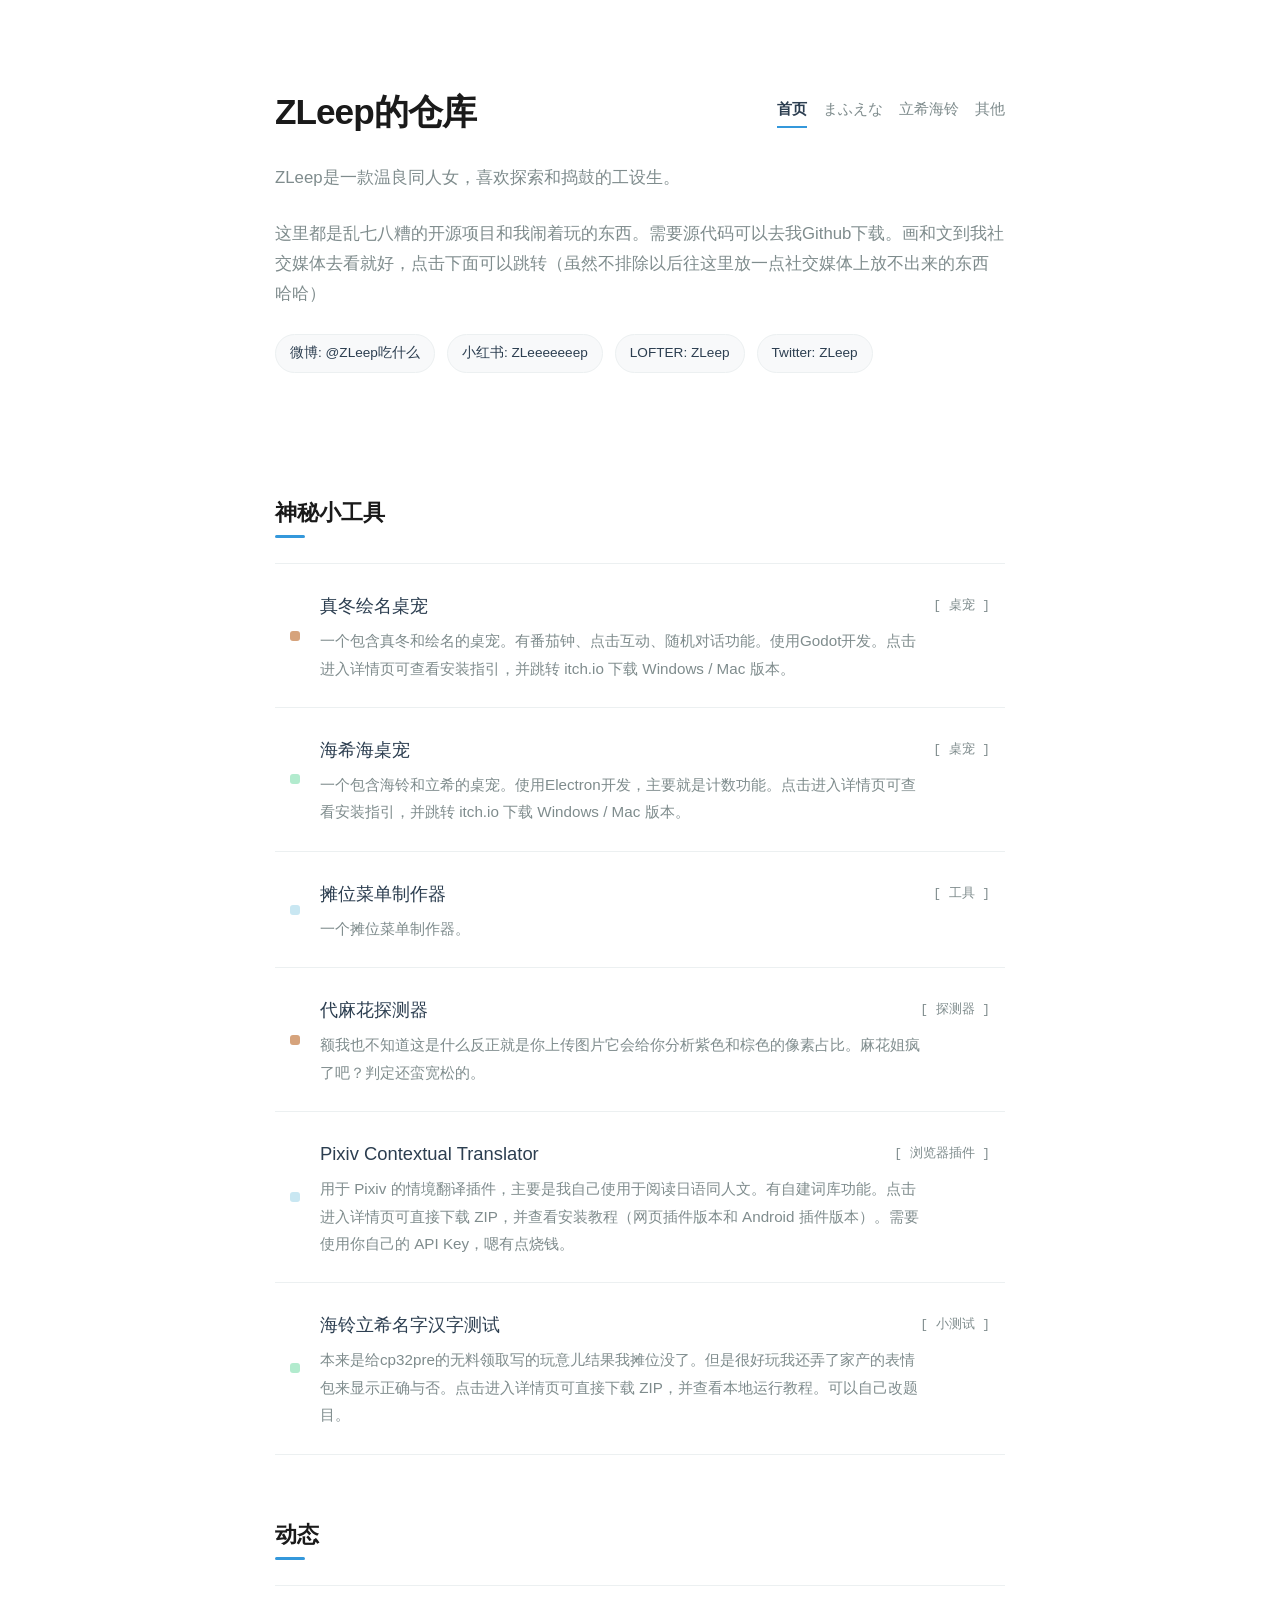
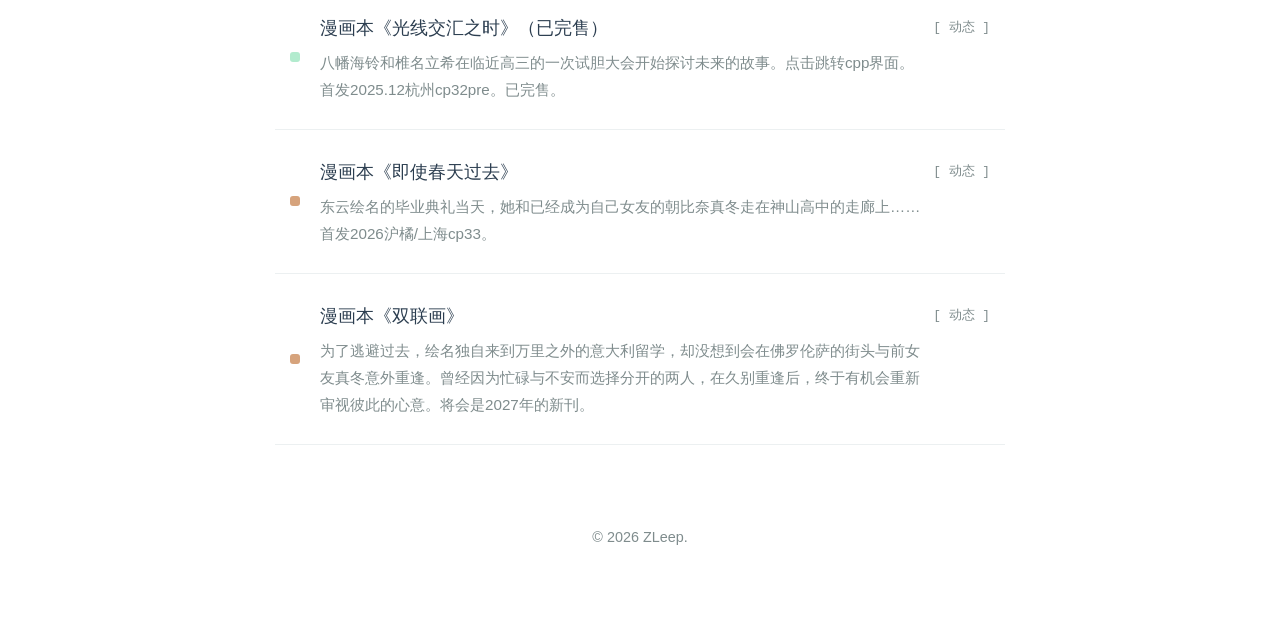
<file: index.html>
<!DOCTYPE html>
<html lang="zh-CN">
<head>
    <meta charset="UTF-8">
    <meta name="viewport" content="width=device-width, initial-scale=1.0">
    <title>ZLeep的仓库</title>
    <style>
        /* 基础变量与设计系统 */
        :root {
            --bg-color: #ffffff;
            --text-main: #2c3e50; /* 更深柔和的黑色 */
            --text-muted: #7f8c8d;
            --accent-color: #3498db; /* 友情蓝 */
            --hover-bg: #f4faff; /* 极淡的悬停蓝色 */
            --border-color: #ecf0f1;
            
            /* 项目类型颜色 */
            --tag-mfen: #d6a37c; 
            --tag-umtk: #b2ebce;
            --tag-other: #c9e7f2;
        }

        * {
            margin: 0;
            padding: 0;
            box-sizing: border-box;
        }

        body {
            font-family: -apple-system, BlinkMacSystemFont, "Helvetica Neue", "PingFang SC", "Microsoft YaHei", sans-serif;
            background-color: var(--bg-color);
            color: var(--text-main);
            line-height: 1.8; /* 增加行高，提升阅读舒适度 */
            -webkit-font-smoothing: antialiased;
        }

        /* 核心布局容器 */
        .container {
            max-width: 780px; /* 适中的宽度，不过窄也不过宽 */
            margin: 0 auto;
            padding: 80px 25px;
        }

        .header-top {
            display: flex;
            justify-content: space-between;
            align-items: center;
            gap: 20px;
            margin-bottom: 20px;
        }

        .navigator {
            display: flex;
            flex-wrap: wrap;
            gap: 16px;
        }

        .nav-link {
            text-decoration: none;
            color: var(--text-muted);
            font-size: 0.95rem;
            font-weight: 500;
            padding-bottom: 4px;
            border-bottom: 2px solid transparent;
            transition: all 0.2s ease;
        }

        .nav-link:hover {
            color: var(--text-main);
            font-weight: 600;
            border-bottom-color: #c8dff3;
        }

        .nav-link.active {
            color: var(--text-main);
            font-weight: 600;
            border-bottom-color: var(--accent-color);
        }

        /* 头部区域 */
        header {
            margin-bottom: 60px;
        }

        h1 {
            font-size: 2.2rem;
            font-weight: 700;
            margin-bottom: 0;
            letter-spacing: -1px;
            color: #1a1a1a;
        }

        .bio {
            color: var(--text-muted);
            margin-bottom: 25px;
            font-size: 1.05rem;
        }

        /* 社交媒体标签 */
        .social-links {
            display: flex;
            flex-wrap: wrap;
            gap: 12px;
        }

        .social-tag {
            font-size: 0.85rem;
            background-color: #f8f9fa;
            color: var(--text-main);
            padding: 6px 14px;
            border-radius: 20px;
            border: 1px solid var(--border-color);
            transition: all 0.2s ease;
            text-decoration: none;
            display: inline-block;
        }
        
        /* 鼠标悬停社交标签的效果 */
        .social-tag:hover {
            background-color: var(--border-color);
            transform: translateY(-1px);
        }

        /* 分区标题 */
        h2 {
            font-size: 1.4rem;
            font-weight: 600;
            margin-top: 60px;
            margin-bottom: 30px;
            color: #1a1a1a;
            position: relative;
            display: inline-block;
        }
        
        /* 标题下方的小装饰线 */
        h2::after {
            content: '';
            position: absolute;
            bottom: -5px;
            left: 0;
            width: 30px;
            height: 3px;
            background-color: var(--accent-color);
            border-radius: 2px;
        }

        /* 项目列表区域 */
        .project-list {
            border-top: 1px solid var(--border-color);
        }

        /* 单个项目行 */
        .project-item {
            display: flex;
            align-items: center;
            padding: 25px 15px;
            border-bottom: 1px solid var(--border-color);
            text-decoration: none; /* 让整个行可点击 */
            color: inherit;
            transition: all 0.3s ease; /* 平滑过渡 */
            position: relative;
        }

        /* 鼠标悬停项目行的效果：背景色变蓝，整个内容轻微右移 */
        .project-item:hover {
            background-color: var(--hover-bg);
            padding-left: 25px; /* 内容右移 */
        }

        /* 项目左侧的彩色小方块 */
        .project-status-dot {
            width: 10px;
            height: 10px;
            border-radius: 3px;
            margin-right: 20px;
            flex-shrink: 0;
        }

        /* 内容区域 */
        .project-content {
            flex-grow: 1;
        }

        .project-header {
            display: flex;
            align-items: center;
            justify-content: space-between; /* 标题和类型分居两头 */
            margin-bottom: 5px;
        }

        .project-title {
            font-size: 1.15rem;
            font-weight: 500;
            color: var(--text-main);
            transition: color 0.2s ease;
        }
        
        /* 悬停时项目标题变蓝 */
        .project-item:hover .project-title {
            color: var(--accent-color);
        }

        .project-type {
            font-size: 0.8rem;
            color: var(--text-muted);
            font-family: monospace; /* 使用等宽字体显得更“极客” */
        }

        .project-desc {
            color: var(--text-muted);
            font-size: 0.95rem;
            max-width: 90%; /* 防止描述文字过长 */
        }

        /* 不同项目类型的方块颜色 */
        .type-mfen { background-color: var(--tag-mfen); }
        .type-umtk { background-color: var(--tag-umtk); }
        .type-other { background-color: var(--tag-other); }

        /* 页脚 */
        footer {
            margin-top: 80px;
            font-size: 0.9rem;
            color: var(--text-muted);
            text-align: center;
        }

        /* 响应式调整 */
        @media (max-width: 600px) {
            .container {
                padding: 40px 20px;
            }
            .header-top {
                flex-direction: column;
                align-items: flex-start;
                gap: 10px;
            }
            .project-header {
                flex-direction: column;
                align-items: flex-start;
            }
            .project-type {
                margin-top: 2px;
                font-size: 0.75rem;
            }
        }
    </style>
</head>
<body>

    <div class="container">
        <header>
            <div class="header-top">
                <h1>ZLeep的仓库</h1>
                <nav class="navigator" aria-label="站点导航">
                    <a class="nav-link active" href="index.html">首页</a>
                    <a class="nav-link" href="mfen.html">まふえな</a>
                    <a class="nav-link" href="umtk.html">立希海铃</a>
                    <a class="nav-link" href="other.html">其他</a>
                </nav>
            </div>
            <p class="bio">ZLeep是一款温良同人女，喜欢探索和捣鼓的工设生。</p>
            <p class="bio">这里都是乱七八糟的开源项目和我闹着玩的东西。需要源代码可以去我Github下载。画和文到我社交媒体去看就好，点击下面可以跳转（虽然不排除以后往这里放一点社交媒体上放不出来的东西哈哈）</p>

            <div class="social-links">
                <a class="social-tag" href="https://weibo.com/u/3294383644" target="_blank" rel="noopener noreferrer">微博: @ZLeep吃什么</a>
                <a class="social-tag" href="https://www.xiaohongshu.com/user/profile/5f6a19b000000000010001bc" target="_blank" rel="noopener noreferrer">小红书: ZLeeeeeeep</a>
                <a class="social-tag" href="https://zleep0705.lofter.com" target="_blank" rel="noopener noreferrer">LOFTER: ZLeep</a>
                <a class="social-tag" href="https://x.com/ZLeep0705" target="_blank" rel="noopener noreferrer">Twitter: ZLeep</a>
            </div>

            
        </header>

        <main>
            <h2>神秘小工具</h2>
            
            <div class="project-list">
                <a href="pages/desktopmfen.html" class="project-item">
                    <div class="project-status-dot type-mfen" title="真冬绘名桌宠"></div>
                    <div class="project-content">
                        <div class="project-header">
                            <span class="project-title">真冬绘名桌宠</span>
                            <span class="project-type">[ 桌宠 ]</span>
                        </div>
                        <p class="project-desc">一个包含真冬和绘名的桌宠。有番茄钟、点击互动、随机对话功能。使用Godot开发。点击进入详情页可查看安装指引，并跳转 itch.io 下载 Windows / Mac 版本。</p>
                    </div>
                </a>

                <a href="pages/desktopumtk.html" class="project-item">
                    <div class="project-status-dot type-umtk" title="海希海桌宠"></div>
                    <div class="project-content">
                        <div class="project-header">
                            <span class="project-title">海希海桌宠</span>
                            <span class="project-type">[ 桌宠 ]</span>
                        </div>
                        <p class="project-desc">一个包含海铃和立希的桌宠。使用Electron开发，主要就是计数功能。点击进入详情页可查看安装指引，并跳转 itch.io 下载 Windows / Mac 版本。</p>
                    </div>
                </a>

                <a href="https://zleep75.github.io/menu-studio/" class="project-item">
                    <div class="project-status-dot type-other" title="小工具"></div>
                    <div class="project-content">
                        <div class="project-header">
                            <span class="project-title">摊位菜单制作器</span>
                            <span class="project-type">[ 工具 ]</span>
                        </div>
                        <p class="project-desc">一个摊位菜单制作器。</p>
                    </div>
                </a>

                <a href="https://dmhdhm.netlify.app" class="project-item">
                    <div class="project-status-dot type-mfen" title="代麻花探测器"></div>
                    <div class="project-content">
                        <div class="project-header">
                            <span class="project-title">代麻花探测器</span>
                            <span class="project-type">[ 探测器 ]</span>
                        </div>
                        <p class="project-desc">额我也不知道这是什么反正就是你上传图片它会给你分析紫色和棕色的像素占比。麻花姐疯了吧？判定还蛮宽松的。</p>
                    </div>
                </a>

                <a href="pages/pixiv-translator.html" class="project-item">
                    <div class="project-status-dot type-other" title="插件项目"></div>
                    <div class="project-content">
                        <div class="project-header">
                            <span class="project-title">Pixiv Contextual Translator</span>
                            <span class="project-type">[ 浏览器插件 ]</span>
                        </div>
                        <p class="project-desc">用于 Pixiv 的情境翻译插件，主要是我自己使用于阅读日语同人文。有自建词库功能。点击进入详情页可直接下载 ZIP，并查看安装教程（网页插件版本和 Android 插件版本）。需要使用你自己的 API Key，嗯有点烧钱。</p>
                    </div>
                </a>

                <a href="pages/umtk-test.html" class="project-item">
                    <div class="project-status-dot type-umtk" title="小测试"></div>
                    <div class="project-content">
                        <div class="project-header">
                            <span class="project-title">海铃立希名字汉字测试</span>
                            <span class="project-type">[ 小测试 ]</span>
                        </div>
                        <p class="project-desc">本来是给cp32pre的无料领取写的玩意儿结果我摊位没了。但是很好玩我还弄了家产的表情包来显示正确与否。点击进入详情页可直接下载 ZIP，并查看本地运行教程。可以自己改题目。</p>
                    </div>
                </a>
            </div>

            <h2>动态</h2>

            <div class="project-list">
                <a href="https://www.allcpp.cn/d/1360434.do#tabType=0" target="_blank" rel="noopener noreferrer" class="project-item">
                    <div class="project-status-dot type-umtk" title="动态"></div>
                    <div class="project-content">
                        <div class="project-header">
                            <span class="project-title">漫画本《光线交汇之时》（已完售）</span>
                            <span class="project-type">[ 动态 ]</span>
                        </div>
                        <p class="project-desc">八幡海铃和椎名立希在临近高三的一次试胆大会开始探讨未来的故事。点击跳转cpp界面。首发2025.12杭州cp32pre。已完售。</p>
                    </div>
                </a>

                <a href="https://icp.red/q8QeMPsHv" target="_blank" rel="noopener noreferrer" class="project-item">
                    <div class="project-status-dot type-mfen" title="动态"></div>
                    <div class="project-content">
                        <div class="project-header">
                            <span class="project-title">漫画本《即使春天过去》</span>
                            <span class="project-type">[ 动态 ]</span>
                        </div>
                        <p class="project-desc">东云绘名的毕业典礼当天，她和已经成为自己女友的朝比奈真冬走在神山高中的走廊上……首发2026沪橘/上海cp33。</p>
                    </div>
                </a>

                <a href="" target="_blank" rel="noopener noreferrer" class="project-item">
                    <div class="project-status-dot type-mfen" title="动态"></div>
                    <div class="project-content">
                        <div class="project-header">
                            <span class="project-title">漫画本《双联画》</span>
                            <span class="project-type">[ 动态 ]</span>
                        </div>
                        <p class="project-desc">为了逃避过去，绘名独自来到万里之外的意大利留学，却没想到会在佛罗伦萨的街头与前女友真冬意外重逢。曾经因为忙碌与不安而选择分开的两人，在久别重逢后，终于有机会重新审视彼此的心意。将会是2027年的新刊。</p>
                    </div>
                </a>

                
            </div>
        </main>

        <footer>
            <p>&copy; 2026 ZLeep.</p>
        </footer>
    </div>

</body>
</html>
</file>
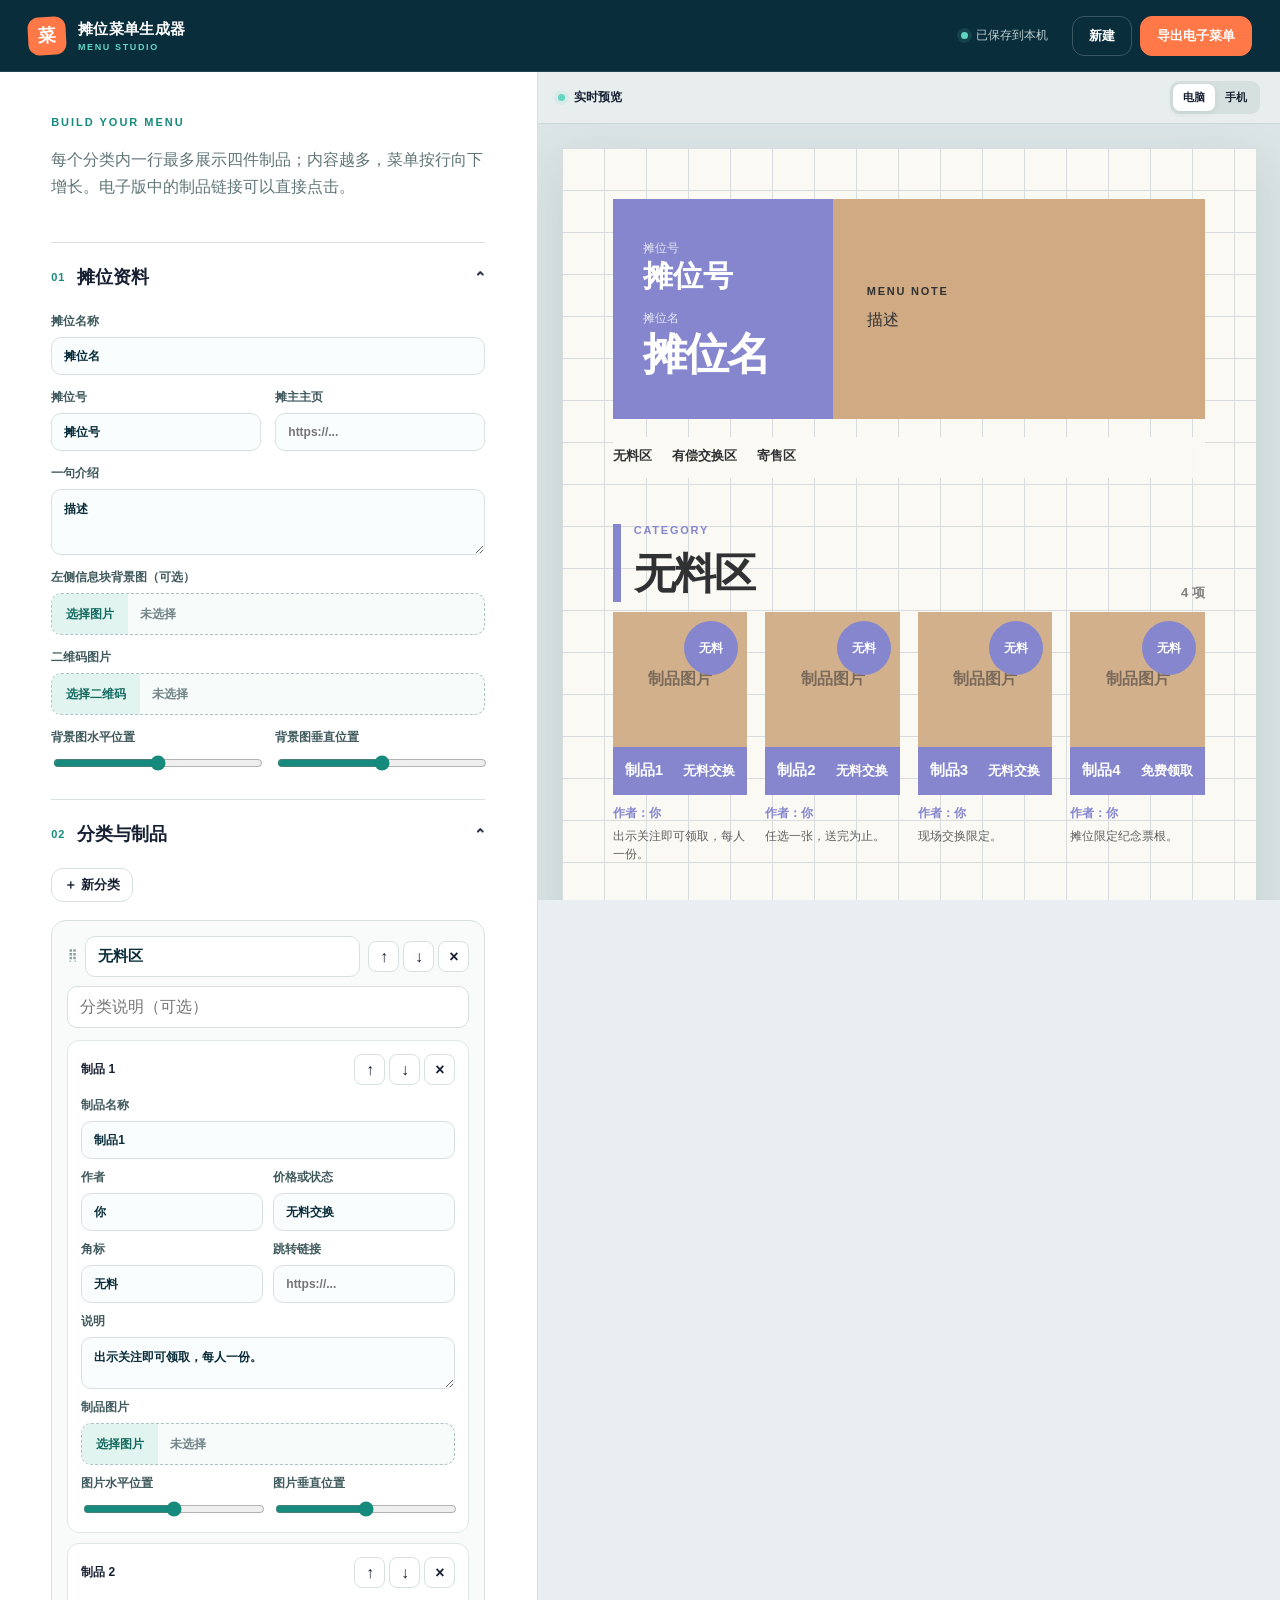
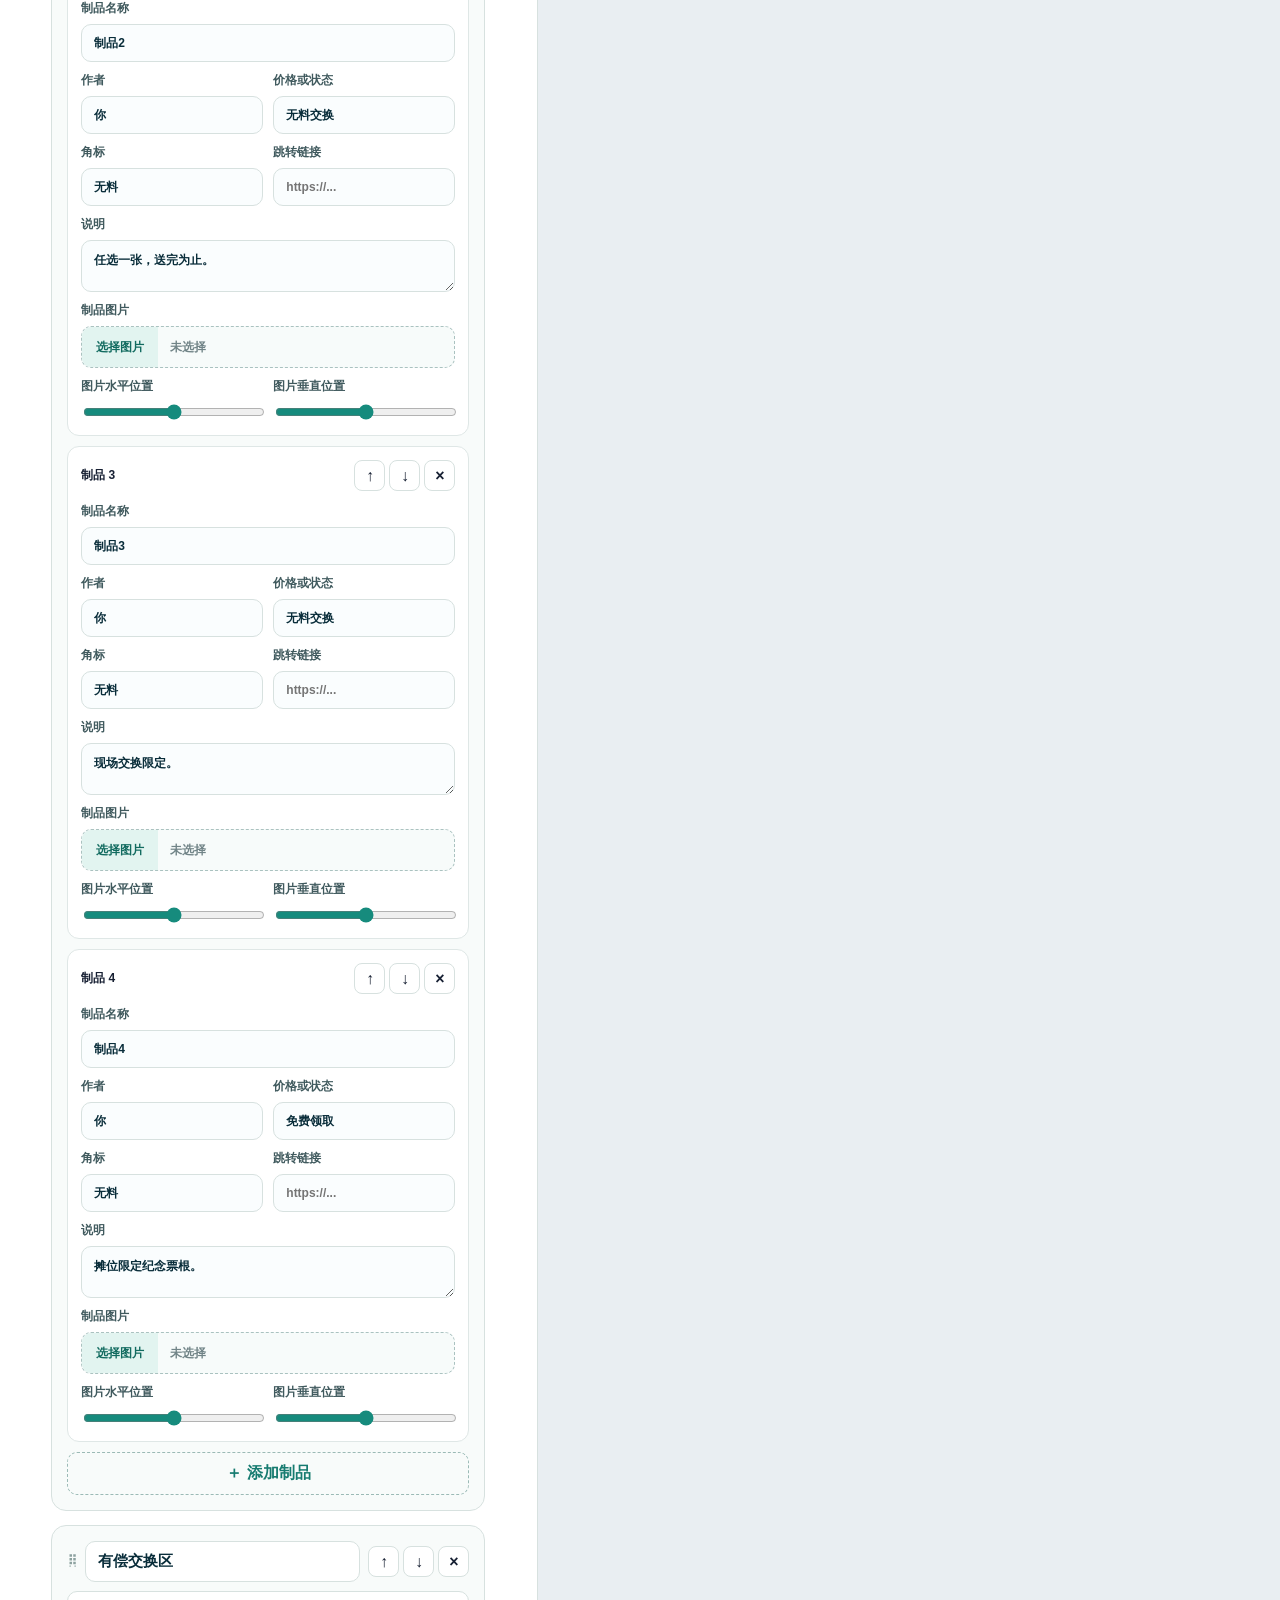
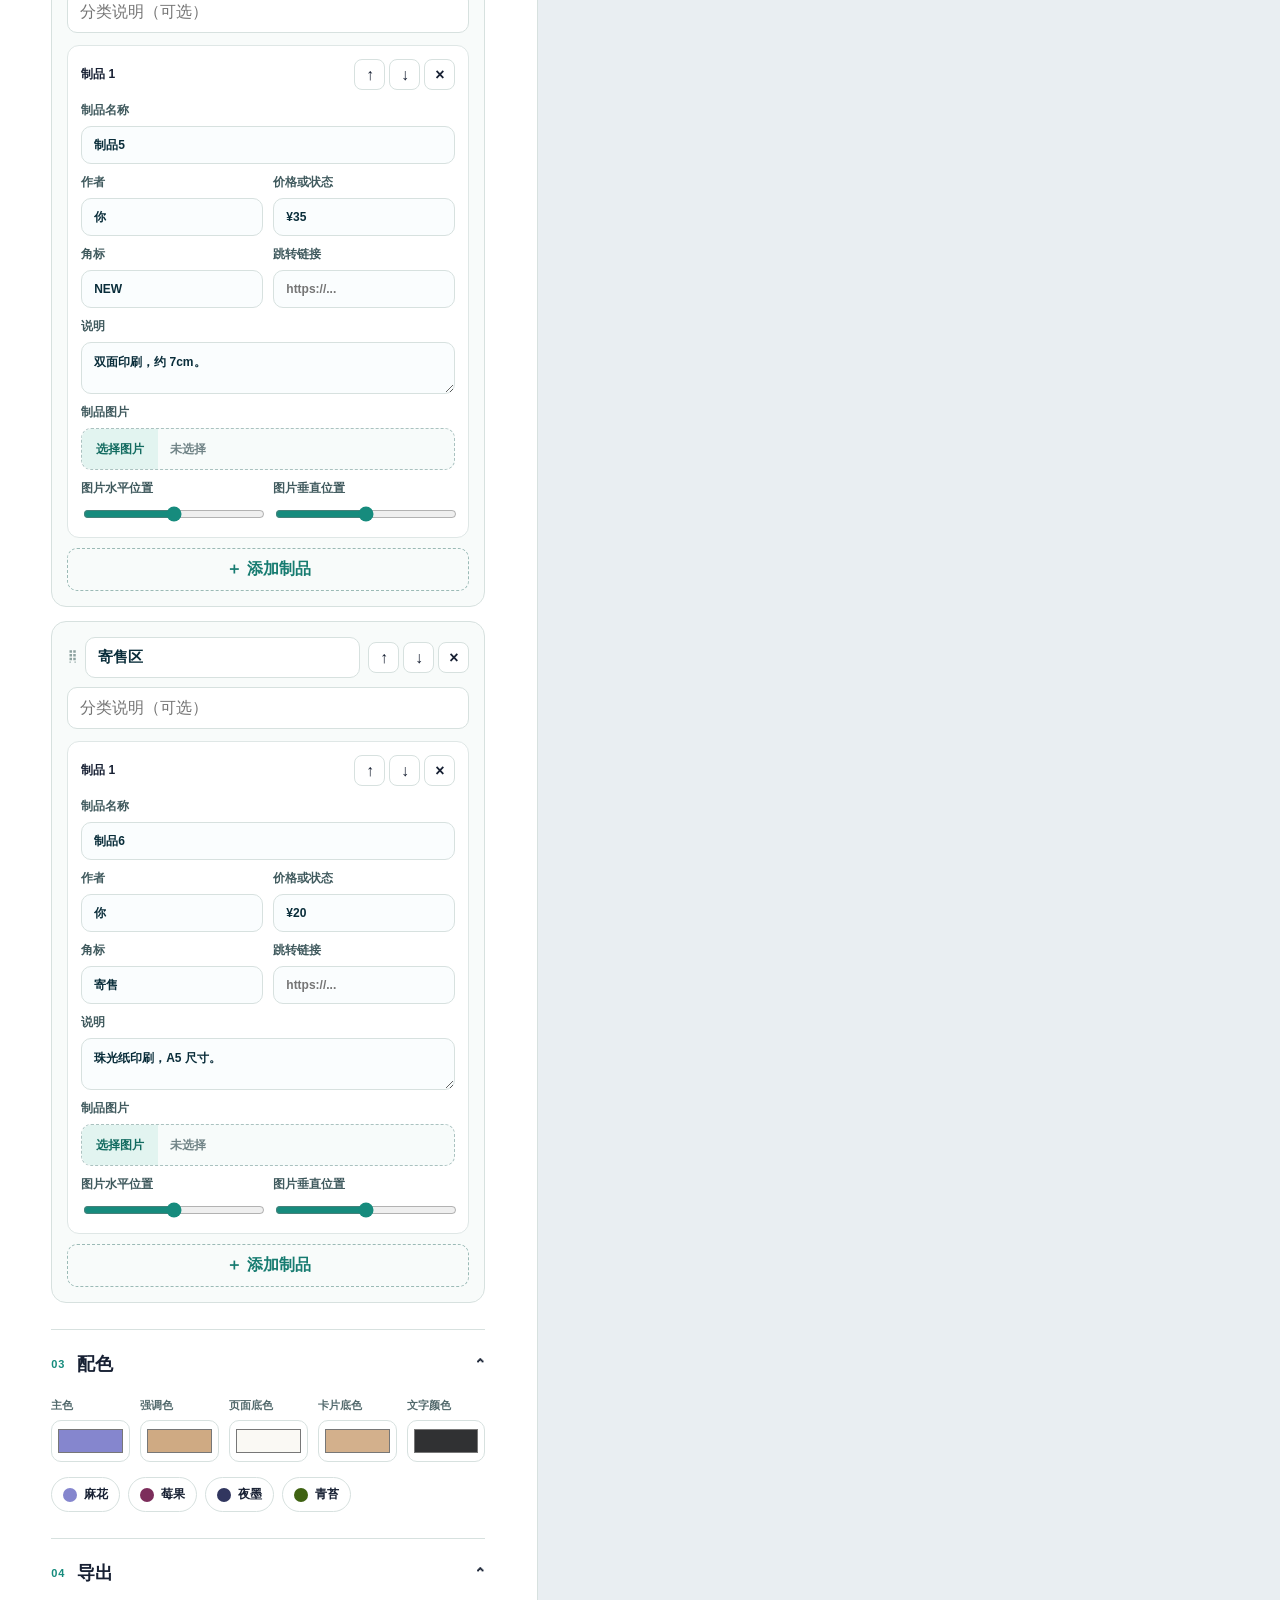
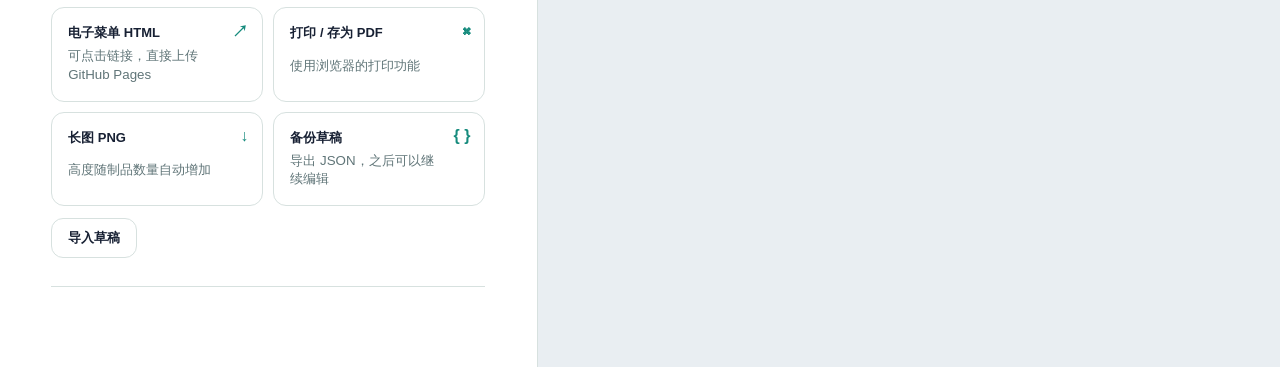
<file: menu-studio/index.html>
<!doctype html>
<html lang="zh-CN">
<head>
  <meta charset="utf-8">
  <meta name="viewport" content="width=device-width, initial-scale=1">
  <meta name="theme-color" content="#092d3a">
  <title>摊位菜单生成器</title>
  <link rel="icon" href="favicon.svg" type="image/svg+xml">
  <link rel="stylesheet" href="styles.css">
</head>
<body>
  <header class="app-header">
    <a class="brand" href="#top" aria-label="摊位菜单生成器首页">
      <span class="brand-mark" aria-hidden="true">菜</span>
      <span><strong>摊位菜单生成器</strong><small>MENU STUDIO</small></span>
    </a>
    <div class="save-state" id="saveState" role="status"><i></i><span>已保存到本机</span></div>
    <div class="header-actions">
      <button class="button button-ghost" type="button" data-action="reset">新建</button>
      <button class="button button-accent" type="button" data-action="export-html">导出电子菜单</button>
    </div>
  </header>

  <nav class="mobile-tabs" aria-label="编辑器视图">
    <button class="active" type="button" data-mobile-view="edit">编辑</button>
    <button type="button" data-mobile-view="preview">预览</button>
  </nav>

  <main class="workspace" id="top">
    <section class="editor-pane" id="editorPane" aria-label="菜单编辑器">
      <div class="editor-intro">
        <p class="eyebrow">BUILD YOUR MENU</p>
        <p>每个分类内一行最多展示四件制品；内容越多，菜单按行向下增长。电子版中的制品链接可以直接点击。</p>
      </div>

      <details class="editor-section" open>
        <summary><span><b>01</b> 摊位资料</span><i>⌄</i></summary>
        <div class="fields two-columns">
          <label class="field field-wide">摊位名称<input name="stall.name" type="text" maxlength="60" placeholder="例如：春日交换所"></label>
          <label class="field">摊位号<input name="stall.number" type="text" maxlength="30" placeholder="例如：B12"></label>
          <label class="field">摊主主页<input name="stall.homeUrl" type="url" placeholder="https://..."></label>
          <label class="field field-wide">一句介绍<textarea name="stall.description" rows="3" maxlength="240" placeholder="介绍你的摊位、主推内容或交换方式"></textarea></label>
          <label class="field field-wide file-field">左侧信息块背景图（可选）<span class="file-control"><input name="stall.coverImage" type="file" accept="image/png,image/jpeg,image/webp"><b>选择图片</b><em data-file-label="stall.coverImage">未选择</em></span></label>
          <label class="field field-wide file-field">二维码图片<span class="file-control"><input name="stall.qrImage" type="file" accept="image/png,image/jpeg,image/webp"><b>选择二维码</b><em data-file-label="stall.qrImage">未选择</em></span></label>
          <label class="field">背景图水平位置<input name="stall.coverPosition.x" type="range" min="0" max="100"></label>
          <label class="field">背景图垂直位置<input name="stall.coverPosition.y" type="range" min="0" max="100"></label>
        </div>
      </details>

      <details class="editor-section" open>
        <summary><span><b>02</b> 分类与制品</span><i>⌄</i></summary>
        <div class="section-toolbar">
          <button class="button button-small" type="button" data-action="add-category">＋ 新分类</button>
        </div>
        <div id="categoryEditor" class="category-editor"></div>
      </details>

      <details class="editor-section" open>
        <summary><span><b>03</b> 配色</span><i>⌄</i></summary>
        <div class="color-grid">
          <label>主色<input name="theme.primary" type="color"></label>
          <label>强调色<input name="theme.accent" type="color"></label>
          <label>页面底色<input name="theme.background" type="color"></label>
          <label>卡片底色<input name="theme.surface" type="color"></label>
          <label>文字颜色<input name="theme.text" type="color"></label>
        </div>
        <div class="palette-row">
          <button type="button" data-palette="poster"><i style="--swatch:#8586ce"></i>麻花</button>
          <button type="button" data-palette="berry"><i style="--swatch:#7c2d5b"></i>莓果</button>
          <button type="button" data-palette="ink"><i style="--swatch:#31365f"></i>夜墨</button>
          <button type="button" data-palette="moss"><i style="--swatch:#3f6212"></i>青苔</button>
        </div>
      </details>

      <details class="editor-section export-section" open>
        <summary><span><b>04</b> 导出</span><i>⌄</i></summary>
        <div class="export-grid">
          <button class="export-card" type="button" data-action="export-html"><span>↗</span><strong>电子菜单 HTML</strong><small>可点击链接，直接上传 GitHub Pages</small></button>
          <button class="export-card" type="button" data-action="print"><span>⌘</span><strong>打印 / 存为 PDF</strong><small>使用浏览器的打印功能</small></button>
          <button class="export-card" type="button" data-action="export-png"><span>↓</span><strong>长图 PNG</strong><small>高度随制品数量自动增加</small></button>
          <button class="export-card" type="button" data-action="export-json"><span>{ }</span><strong>备份草稿</strong><small>导出 JSON，之后可以继续编辑</small></button>
        </div>
        <label class="button import-button">导入草稿<input id="importJson" type="file" accept="application/json"></label>
      </details>
    </section>

    <aside class="preview-pane" id="previewPane" aria-label="实时预览">
      <div class="preview-toolbar">
        <div><i></i><span>实时预览</span></div>
        <div class="preview-size" aria-label="预览尺寸">
          <button class="active" type="button" data-preview-size="desktop">电脑</button>
          <button type="button" data-preview-size="mobile">手机</button>
        </div>
      </div>
      <div class="preview-stage">
        <div class="preview-frame" id="previewFrame"></div>
      </div>
    </aside>
  </main>

  <div class="toast" id="toast" role="status" aria-live="polite"></div>
  <div class="undo-bar" id="undoBar" hidden><span id="undoText">已删除制品</span><button type="button" data-action="undo">撤销</button></div>

  <template id="categoryTemplate">
    <article class="category-block">
      <div class="category-title-row">
        <span class="drag-handle" aria-hidden="true">⠿</span>
        <input class="category-name" type="text" maxlength="40" aria-label="分类名称">
        <div class="mini-actions">
          <button type="button" data-action="category-up" title="上移">↑</button>
          <button type="button" data-action="category-down" title="下移">↓</button>
          <button type="button" data-action="delete-category" title="删除分类">×</button>
        </div>
      </div>
      <input class="category-description" type="text" maxlength="120" placeholder="分类说明（可选）" aria-label="分类说明">
      <div class="item-list"></div>
      <button class="add-item" type="button" data-action="add-item">＋ 添加制品</button>
    </article>
  </template>

  <template id="itemTemplate">
    <article class="item-block">
      <div class="item-heading">
        <strong class="item-index">制品</strong>
        <div class="mini-actions">
          <button type="button" data-action="item-up" title="上移">↑</button>
          <button type="button" data-action="item-down" title="下移">↓</button>
          <button type="button" data-action="delete-item" title="删除制品">×</button>
        </div>
      </div>
      <div class="fields two-columns compact">
        <label class="field field-wide">制品名称<input data-item-field="name" type="text" maxlength="80" placeholder="例如：Race Condition"></label>
        <label class="field">作者<input data-item-field="author" type="text" maxlength="60" placeholder="寄售作者 / 社团名"></label>
        <label class="field">价格或状态<input data-item-field="priceText" type="text" maxlength="30" placeholder="¥20 / 免费交换"></label>
        <label class="field">角标<input data-item-field="badgeText" type="text" maxlength="20" placeholder="寄售 / NEW"></label>
        <label class="field">跳转链接<input data-item-field="targetUrl" type="url" placeholder="https://..."></label>
        <label class="field field-wide">说明<textarea data-item-field="description" rows="2" maxlength="240" placeholder="规格、材质、交换条件……"></textarea></label>
        <label class="field field-wide file-field">制品图片<span class="file-control"><input data-item-image type="file" accept="image/png,image/jpeg,image/webp"><b>选择图片</b><em>未选择</em></span></label>
        <label class="field">图片水平位置<input data-item-position="x" type="range" min="0" max="100"></label>
        <label class="field">图片垂直位置<input data-item-position="y" type="range" min="0" max="100"></label>
      </div>
    </article>
  </template>

  <script src="core.js"></script>
  <script src="templates.js"></script>
  <script src="canvas-export.js"></script>
  <script src="app.js"></script>
</body>
</html>
</file>
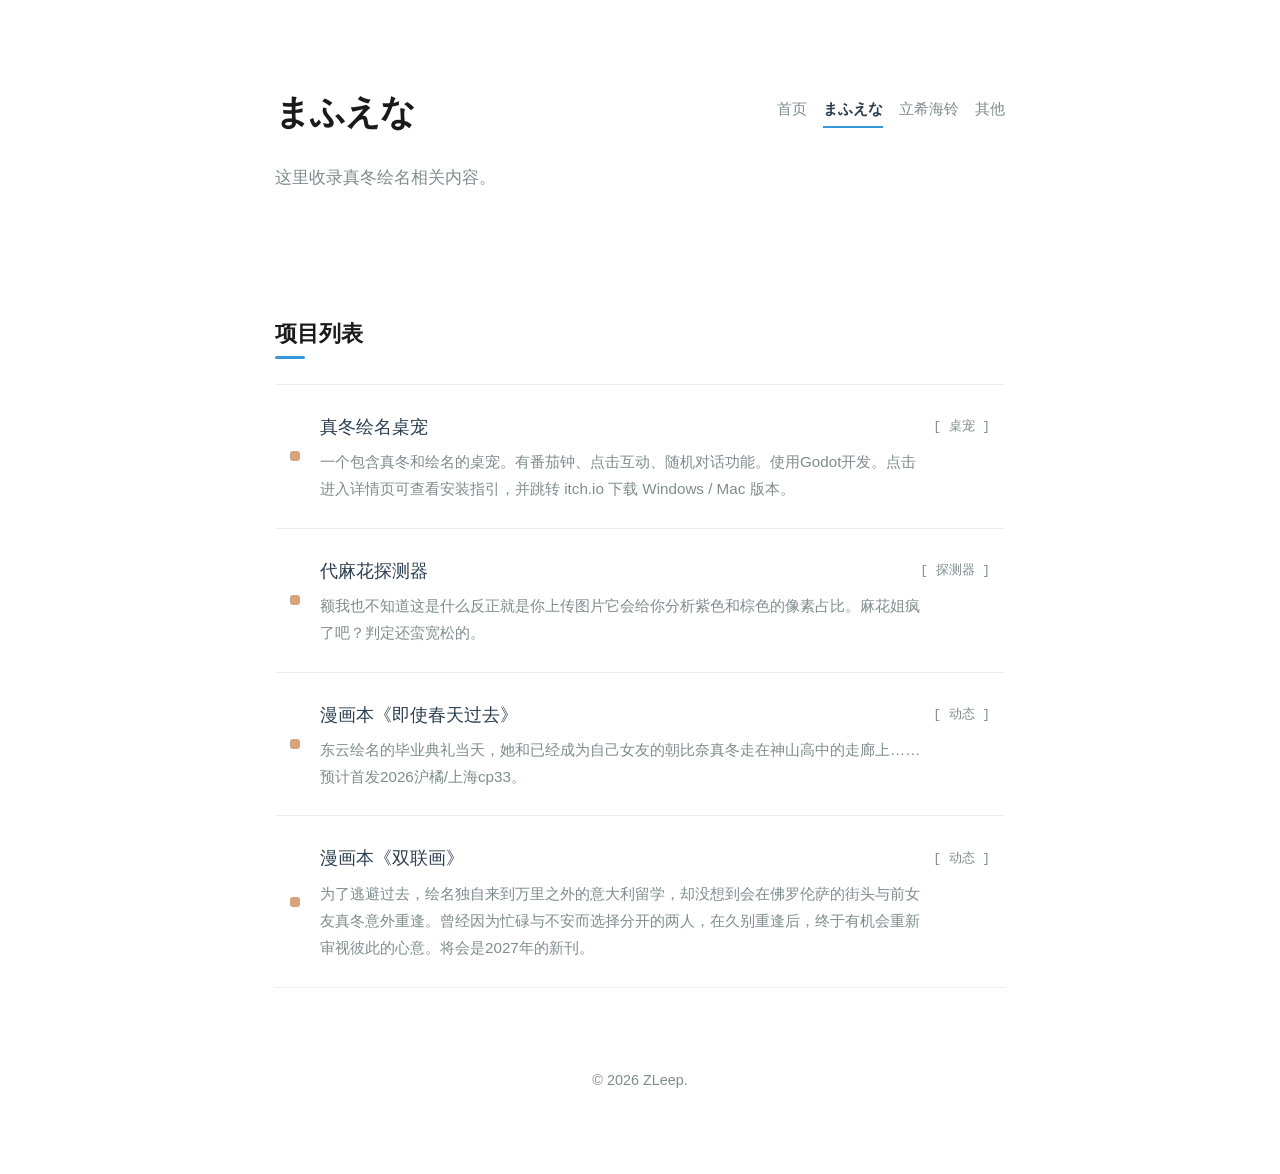
<file: mfen.html>
<!DOCTYPE html>
<html lang="zh-CN">
<head>
    <meta charset="UTF-8">
    <meta name="viewport" content="width=device-width, initial-scale=1.0">
    <title>まふえな - ZLeep的仓库</title>
    <style>
        :root {
            --bg-color: #ffffff;
            --text-main: #2c3e50;
            --text-muted: #7f8c8d;
            --accent-color: #3498db;
            --hover-bg: #f4faff;
            --border-color: #ecf0f1;
            --tag-mfen: #d6a37c;
            --tag-umtk: #b2ebce;
            --tag-other: #c9e7f2;
        }

        * { margin: 0; padding: 0; box-sizing: border-box; }

        body {
            font-family: -apple-system, BlinkMacSystemFont, "Helvetica Neue", "PingFang SC", "Microsoft YaHei", sans-serif;
            background-color: var(--bg-color);
            color: var(--text-main);
            line-height: 1.8;
            -webkit-font-smoothing: antialiased;
        }

        .container {
            max-width: 780px;
            margin: 0 auto;
            padding: 80px 25px;
        }

        .header-top {
            display: flex;
            justify-content: space-between;
            align-items: center;
            gap: 20px;
            margin-bottom: 20px;
        }

        .navigator {
            display: flex;
            flex-wrap: wrap;
            gap: 16px;
        }

        .nav-link {
            text-decoration: none;
            color: var(--text-muted);
            font-size: 0.95rem;
            font-weight: 500;
            padding-bottom: 4px;
            border-bottom: 2px solid transparent;
            transition: all 0.2s ease;
        }

        .nav-link:hover {
            color: var(--text-main);
            font-weight: 600;
            border-bottom-color: #c8dff3;
        }

        .nav-link.active {
            color: var(--text-main);
            font-weight: 600;
            border-bottom-color: var(--accent-color);
        }

        header { margin-bottom: 60px; }

        h1 {
            font-size: 2.2rem;
            font-weight: 700;
            margin-bottom: 0;
            letter-spacing: -1px;
            color: #1a1a1a;
        }

        .bio {
            color: var(--text-muted);
            margin-bottom: 25px;
            font-size: 1.05rem;
        }

        h2 {
            font-size: 1.4rem;
            font-weight: 600;
            margin-top: 60px;
            margin-bottom: 30px;
            color: #1a1a1a;
            position: relative;
            display: inline-block;
        }

        h2::after {
            content: '';
            position: absolute;
            bottom: -5px;
            left: 0;
            width: 30px;
            height: 3px;
            background-color: var(--accent-color);
            border-radius: 2px;
        }

        .project-list { border-top: 1px solid var(--border-color); }

        .project-item {
            display: flex;
            align-items: center;
            padding: 25px 15px;
            border-bottom: 1px solid var(--border-color);
            text-decoration: none;
            color: inherit;
            transition: all 0.3s ease;
            position: relative;
        }

        .project-item:hover {
            background-color: var(--hover-bg);
            padding-left: 25px;
        }

        .project-status-dot {
            width: 10px;
            height: 10px;
            border-radius: 3px;
            margin-right: 20px;
            flex-shrink: 0;
        }

        .project-content { flex-grow: 1; }

        .project-header {
            display: flex;
            align-items: center;
            justify-content: space-between;
            margin-bottom: 5px;
        }

        .project-title {
            font-size: 1.15rem;
            font-weight: 500;
            color: var(--text-main);
            transition: color 0.2s ease;
        }

        .project-item:hover .project-title { color: var(--accent-color); }

        .project-type {
            font-size: 0.8rem;
            color: var(--text-muted);
            font-family: monospace;
        }

        .project-desc {
            color: var(--text-muted);
            font-size: 0.95rem;
            max-width: 90%;
        }

        .type-mfen { background-color: var(--tag-mfen); }

        footer {
            margin-top: 80px;
            font-size: 0.9rem;
            color: var(--text-muted);
            text-align: center;
        }

        @media (max-width: 600px) {
            .container { padding: 40px 20px; }
            .header-top {
                flex-direction: column;
                align-items: flex-start;
                gap: 10px;
            }
            .project-header {
                flex-direction: column;
                align-items: flex-start;
            }
            .project-type {
                margin-top: 2px;
                font-size: 0.75rem;
            }
        }
    </style>
</head>
<body>
    <div class="container">
        <header>
            <div class="header-top">
                <h1>まふえな</h1>
                <nav class="navigator" aria-label="站点导航">
                    <a class="nav-link" href="index.html">首页</a>
                    <a class="nav-link active" href="mfen.html">まふえな</a>
                    <a class="nav-link" href="umtk.html">立希海铃</a>
                    <a class="nav-link" href="other.html">其他</a>
                </nav>
            </div>
            <p class="bio">这里收录真冬绘名相关内容。</p>
        </header>

        <main>
            <h2>项目列表</h2>
            <div class="project-list">
                <a href="pages/desktopmfen.html" class="project-item">
                    <div class="project-status-dot type-mfen" title="真冬绘名桌宠"></div>
                    <div class="project-content">
                        <div class="project-header">
                            <span class="project-title">真冬绘名桌宠</span>
                            <span class="project-type">[ 桌宠 ]</span>
                        </div>
                        <p class="project-desc">一个包含真冬和绘名的桌宠。有番茄钟、点击互动、随机对话功能。使用Godot开发。点击进入详情页可查看安装指引，并跳转 itch.io 下载 Windows / Mac 版本。</p>
                    </div>
                </a>
            </div>

            <a href="https://dmhdhm.netlify.app" class="project-item">
                    <div class="project-status-dot type-mfen" title="代麻花探测器"></div>
                    <div class="project-content">
                        <div class="project-header">
                            <span class="project-title">代麻花探测器</span>
                            <span class="project-type">[ 探测器 ]</span>
                        </div>
                        <p class="project-desc">额我也不知道这是什么反正就是你上传图片它会给你分析紫色和棕色的像素占比。麻花姐疯了吧？判定还蛮宽松的。</p>
                    </div>
                </a>

            <a href="https://icp.red/q8QeMPsHv" target="_blank" rel="noopener noreferrer" class="project-item">
                    <div class="project-status-dot type-mfen" title="动态"></div>
                    <div class="project-content">
                        <div class="project-header">
                            <span class="project-title">漫画本《即使春天过去》</span>
                            <span class="project-type">[ 动态 ]</span>
                        </div>
                        <p class="project-desc">东云绘名的毕业典礼当天，她和已经成为自己女友的朝比奈真冬走在神山高中的走廊上……预计首发2026沪橘/上海cp33。</p>
                    </div>
                </a>

            <a href="" target="_blank" rel="noopener noreferrer" class="project-item">
                    <div class="project-status-dot type-mfen" title="动态"></div>
                    <div class="project-content">
                        <div class="project-header">
                            <span class="project-title">漫画本《双联画》</span>
                            <span class="project-type">[ 动态 ]</span>
                        </div>
                        <p class="project-desc">为了逃避过去，绘名独自来到万里之外的意大利留学，却没想到会在佛罗伦萨的街头与前女友真冬意外重逢。曾经因为忙碌与不安而选择分开的两人，在久别重逢后，终于有机会重新审视彼此的心意。将会是2027年的新刊。</p>
                    </div>
                </a>
        </main>

        <footer>
            <p>&copy; 2026 ZLeep.</p>
        </footer>
    </div>
</body>
</html>
</file>
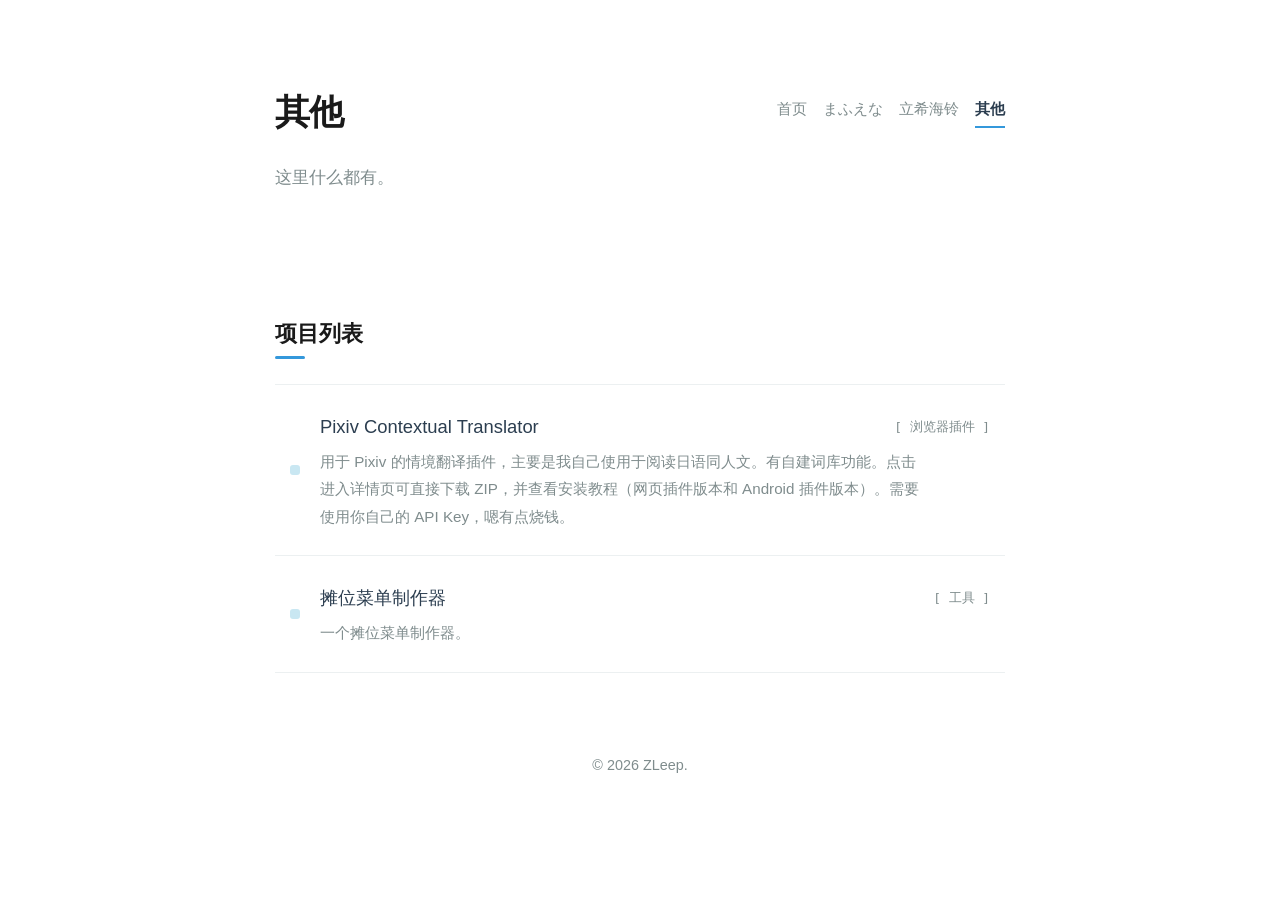
<file: other.html>
<!DOCTYPE html>
<html lang="zh-CN">
<head>
    <meta charset="UTF-8">
    <meta name="viewport" content="width=device-width, initial-scale=1.0">
    <title>其他 - ZLeep的仓库</title>
    <style>
        :root {
            --bg-color: #ffffff;
            --text-main: #2c3e50;
            --text-muted: #7f8c8d;
            --accent-color: #3498db;
            --hover-bg: #f4faff;
            --border-color: #ecf0f1;
            --tag-other: #c9e7f2;
        }

        * { margin: 0; padding: 0; box-sizing: border-box; }

        body {
            font-family: -apple-system, BlinkMacSystemFont, "Helvetica Neue", "PingFang SC", "Microsoft YaHei", sans-serif;
            background-color: var(--bg-color);
            color: var(--text-main);
            line-height: 1.8;
            -webkit-font-smoothing: antialiased;
        }

        .container {
            max-width: 780px;
            margin: 0 auto;
            padding: 80px 25px;
        }

        .header-top {
            display: flex;
            justify-content: space-between;
            align-items: center;
            gap: 20px;
            margin-bottom: 20px;
        }

        .navigator {
            display: flex;
            flex-wrap: wrap;
            gap: 16px;
        }

        .nav-link {
            text-decoration: none;
            color: var(--text-muted);
            font-size: 0.95rem;
            font-weight: 500;
            padding-bottom: 4px;
            border-bottom: 2px solid transparent;
            transition: all 0.2s ease;
        }

        .nav-link:hover {
            color: var(--text-main);
            font-weight: 600;
            border-bottom-color: #c8dff3;
        }

        .nav-link.active {
            color: var(--text-main);
            font-weight: 600;
            border-bottom-color: var(--accent-color);
        }

        header { margin-bottom: 60px; }

        h1 {
            font-size: 2.2rem;
            font-weight: 700;
            margin-bottom: 0;
            letter-spacing: -1px;
            color: #1a1a1a;
        }

        .bio {
            color: var(--text-muted);
            margin-bottom: 25px;
            font-size: 1.05rem;
        }

        h2 {
            font-size: 1.4rem;
            font-weight: 600;
            margin-top: 60px;
            margin-bottom: 30px;
            color: #1a1a1a;
            position: relative;
            display: inline-block;
        }

        h2::after {
            content: '';
            position: absolute;
            bottom: -5px;
            left: 0;
            width: 30px;
            height: 3px;
            background-color: var(--accent-color);
            border-radius: 2px;
        }

        .project-list { border-top: 1px solid var(--border-color); }

        .project-item {
            display: flex;
            align-items: center;
            padding: 25px 15px;
            border-bottom: 1px solid var(--border-color);
            text-decoration: none;
            color: inherit;
            transition: all 0.3s ease;
            position: relative;
        }

        .project-item:hover {
            background-color: var(--hover-bg);
            padding-left: 25px;
        }

        .project-status-dot {
            width: 10px;
            height: 10px;
            border-radius: 3px;
            margin-right: 20px;
            flex-shrink: 0;
            background-color: var(--tag-other);
        }

        .project-content { flex-grow: 1; }

        .project-header {
            display: flex;
            align-items: center;
            justify-content: space-between;
            margin-bottom: 5px;
        }

        .project-title {
            font-size: 1.15rem;
            font-weight: 500;
            color: var(--text-main);
            transition: color 0.2s ease;
        }

        .project-item:hover .project-title { color: var(--accent-color); }

        .project-type {
            font-size: 0.8rem;
            color: var(--text-muted);
            font-family: monospace;
        }

        .project-desc {
            color: var(--text-muted);
            font-size: 0.95rem;
            max-width: 90%;
        }

        footer {
            margin-top: 80px;
            font-size: 0.9rem;
            color: var(--text-muted);
            text-align: center;
        }

        @media (max-width: 600px) {
            .container { padding: 40px 20px; }
            .header-top {
                flex-direction: column;
                align-items: flex-start;
                gap: 10px;
            }
            .project-header {
                flex-direction: column;
                align-items: flex-start;
            }
            .project-type {
                margin-top: 2px;
                font-size: 0.75rem;
            }
        }
    </style>
</head>
<body>
    <div class="container">
        <header>
            <div class="header-top">
                <h1>其他</h1>
                <nav class="navigator" aria-label="站点导航">
                    <a class="nav-link" href="index.html">首页</a>
                    <a class="nav-link" href="mfen.html">まふえな</a>
                    <a class="nav-link" href="umtk.html">立希海铃</a>
                    <a class="nav-link active" href="other.html">其他</a>
                </nav>
            </div>
            <p class="bio">这里什么都有。</p>
        </header>

        <main>
            <h2>项目列表</h2>
            <div class="project-list">
                <a href="pages/pixiv-translator.html" class="project-item">
                    <div class="project-status-dot" title="插件项目"></div>
                    <div class="project-content">
                        <div class="project-header">
                            <span class="project-title">Pixiv Contextual Translator</span>
                            <span class="project-type">[ 浏览器插件 ]</span>
                        </div>
                        <p class="project-desc">用于 Pixiv 的情境翻译插件，主要是我自己使用于阅读日语同人文。有自建词库功能。点击进入详情页可直接下载 ZIP，并查看安装教程（网页插件版本和 Android 插件版本）。需要使用你自己的 API Key，嗯有点烧钱。</p>
                    </div>
                </a>
            </div>

            <a href="https://zleep75.github.io/menu-studio/" class="project-item">
                    <div class="project-status-dot type-other" title="小工具"></div>
                    <div class="project-content">
                        <div class="project-header">
                            <span class="project-title">摊位菜单制作器</span>
                            <span class="project-type">[ 工具 ]</span>
                        </div>
                        <p class="project-desc">一个摊位菜单制作器。</p>
                    </div>
                </a>

        </main>

        <footer>
            <p>&copy; 2026 ZLeep.</p>
        </footer>
    </div>
</body>
</html>
</file>
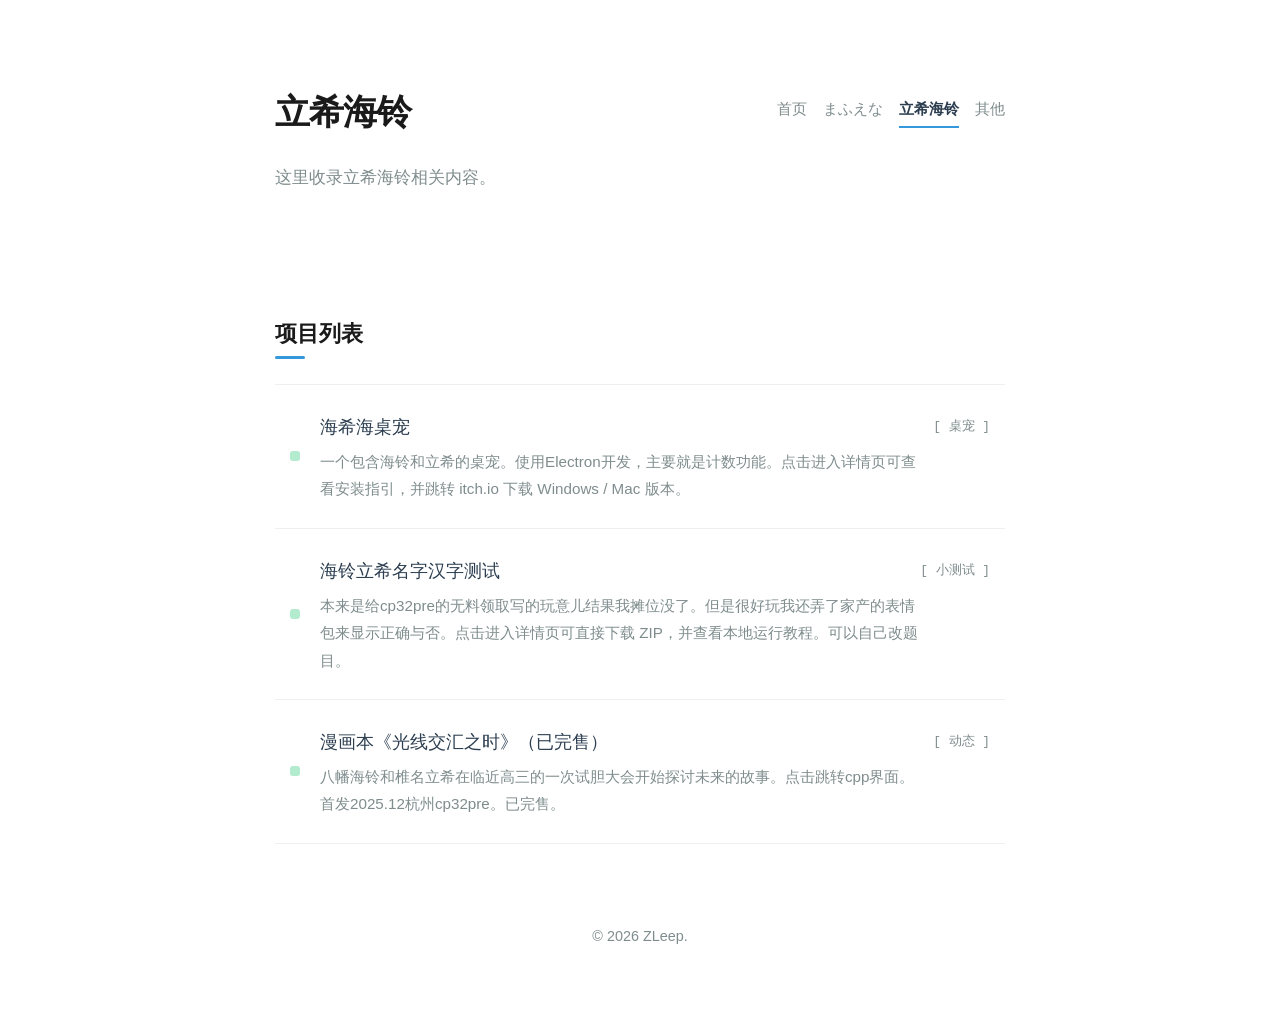
<file: umtk.html>
<!DOCTYPE html>
<html lang="zh-CN">
<head>
    <meta charset="UTF-8">
    <meta name="viewport" content="width=device-width, initial-scale=1.0">
    <title>立希海铃 - ZLeep的仓库</title>
    <style>
        :root {
            --bg-color: #ffffff;
            --text-main: #2c3e50;
            --text-muted: #7f8c8d;
            --accent-color: #3498db;
            --hover-bg: #f4faff;
            --border-color: #ecf0f1;
            --tag-mfen: #d6a37c;
            --tag-umtk: #b2ebce;
            --tag-other: #c9e7f2;
        }

        * { margin: 0; padding: 0; box-sizing: border-box; }

        body {
            font-family: -apple-system, BlinkMacSystemFont, "Helvetica Neue", "PingFang SC", "Microsoft YaHei", sans-serif;
            background-color: var(--bg-color);
            color: var(--text-main);
            line-height: 1.8;
            -webkit-font-smoothing: antialiased;
        }

        .container {
            max-width: 780px;
            margin: 0 auto;
            padding: 80px 25px;
        }

        .header-top {
            display: flex;
            justify-content: space-between;
            align-items: center;
            gap: 20px;
            margin-bottom: 20px;
        }

        .navigator {
            display: flex;
            flex-wrap: wrap;
            gap: 16px;
        }

        .nav-link {
            text-decoration: none;
            color: var(--text-muted);
            font-size: 0.95rem;
            font-weight: 500;
            padding-bottom: 4px;
            border-bottom: 2px solid transparent;
            transition: all 0.2s ease;
        }

        .nav-link:hover {
            color: var(--text-main);
            font-weight: 600;
            border-bottom-color: #c8dff3;
        }

        .nav-link.active {
            color: var(--text-main);
            font-weight: 600;
            border-bottom-color: var(--accent-color);
        }

        header { margin-bottom: 60px; }

        h1 {
            font-size: 2.2rem;
            font-weight: 700;
            margin-bottom: 0;
            letter-spacing: -1px;
            color: #1a1a1a;
        }

        .bio {
            color: var(--text-muted);
            margin-bottom: 25px;
            font-size: 1.05rem;
        }

        h2 {
            font-size: 1.4rem;
            font-weight: 600;
            margin-top: 60px;
            margin-bottom: 30px;
            color: #1a1a1a;
            position: relative;
            display: inline-block;
        }

        h2::after {
            content: '';
            position: absolute;
            bottom: -5px;
            left: 0;
            width: 30px;
            height: 3px;
            background-color: var(--accent-color);
            border-radius: 2px;
        }

        .project-list { border-top: 1px solid var(--border-color); }

        .project-item {
            display: flex;
            align-items: center;
            padding: 25px 15px;
            border-bottom: 1px solid var(--border-color);
            text-decoration: none;
            color: inherit;
            transition: all 0.3s ease;
            position: relative;
        }

        .project-item:hover {
            background-color: var(--hover-bg);
            padding-left: 25px;
        }

        .project-status-dot {
            width: 10px;
            height: 10px;
            border-radius: 3px;
            margin-right: 20px;
            flex-shrink: 0;
        }

        .project-content { flex-grow: 1; }

        .project-header {
            display: flex;
            align-items: center;
            justify-content: space-between;
            margin-bottom: 5px;
        }

        .project-title {
            font-size: 1.15rem;
            font-weight: 500;
            color: var(--text-main);
            transition: color 0.2s ease;
        }

        .project-item:hover .project-title { color: var(--accent-color); }

        .project-type {
            font-size: 0.8rem;
            color: var(--text-muted);
            font-family: monospace;
        }

        .project-desc {
            color: var(--text-muted);
            font-size: 0.95rem;
            max-width: 90%;
        }

        .type-umtk { background-color: var(--tag-umtk); }

        footer {
            margin-top: 80px;
            font-size: 0.9rem;
            color: var(--text-muted);
            text-align: center;
        }

        @media (max-width: 600px) {
            .container { padding: 40px 20px; }
            .header-top {
                flex-direction: column;
                align-items: flex-start;
                gap: 10px;
            }
            .project-header {
                flex-direction: column;
                align-items: flex-start;
            }
            .project-type {
                margin-top: 2px;
                font-size: 0.75rem;
            }
        }
    </style>
</head>
<body>
    <div class="container">
        <header>
            <div class="header-top">
                <h1>立希海铃</h1>
                <nav class="navigator" aria-label="站点导航">
                    <a class="nav-link" href="index.html">首页</a>
                    <a class="nav-link" href="mfen.html">まふえな</a>
                    <a class="nav-link active" href="umtk.html">立希海铃</a>
                    <a class="nav-link" href="other.html">其他</a>
                </nav>
            </div>
            <p class="bio">这里收录立希海铃相关内容。</p>
        </header>

        <main>
            <h2>项目列表</h2>
            <div class="project-list">
                <a href="pages/desktopumtk.html" class="project-item">
                    <div class="project-status-dot type-umtk" title="海希海桌宠"></div>
                    <div class="project-content">
                        <div class="project-header">
                            <span class="project-title">海希海桌宠</span>
                            <span class="project-type">[ 桌宠 ]</span>
                        </div>
                        <p class="project-desc">一个包含海铃和立希的桌宠。使用Electron开发，主要就是计数功能。点击进入详情页可查看安装指引，并跳转 itch.io 下载 Windows / Mac 版本。</p>
                    </div>
                </a>

                <a href="pages/umtk-test.html" class="project-item">
                    <div class="project-status-dot type-umtk" title="小测试"></div>
                    <div class="project-content">
                        <div class="project-header">
                            <span class="project-title">海铃立希名字汉字测试</span>
                            <span class="project-type">[ 小测试 ]</span>
                        </div>
                        <p class="project-desc">本来是给cp32pre的无料领取写的玩意儿结果我摊位没了。但是很好玩我还弄了家产的表情包来显示正确与否。点击进入详情页可直接下载 ZIP，并查看本地运行教程。可以自己改题目。</p>
                    </div>
                </a>

                <a href="https://www.allcpp.cn/d/1360434.do#tabType=0" target="_blank" rel="noopener noreferrer" class="project-item">
                    <div class="project-status-dot type-umtk" title="动态"></div>
                    <div class="project-content">
                        <div class="project-header">
                            <span class="project-title">漫画本《光线交汇之时》（已完售）</span>
                            <span class="project-type">[ 动态 ]</span>
                        </div>
                        <p class="project-desc">八幡海铃和椎名立希在临近高三的一次试胆大会开始探讨未来的故事。点击跳转cpp界面。首发2025.12杭州cp32pre。已完售。</p>
                    </div>
                </a>
            </div>
        </main>

        <footer>
            <p>&copy; 2026 ZLeep.</p>
        </footer>
    </div>
</body>
</html>
</file>
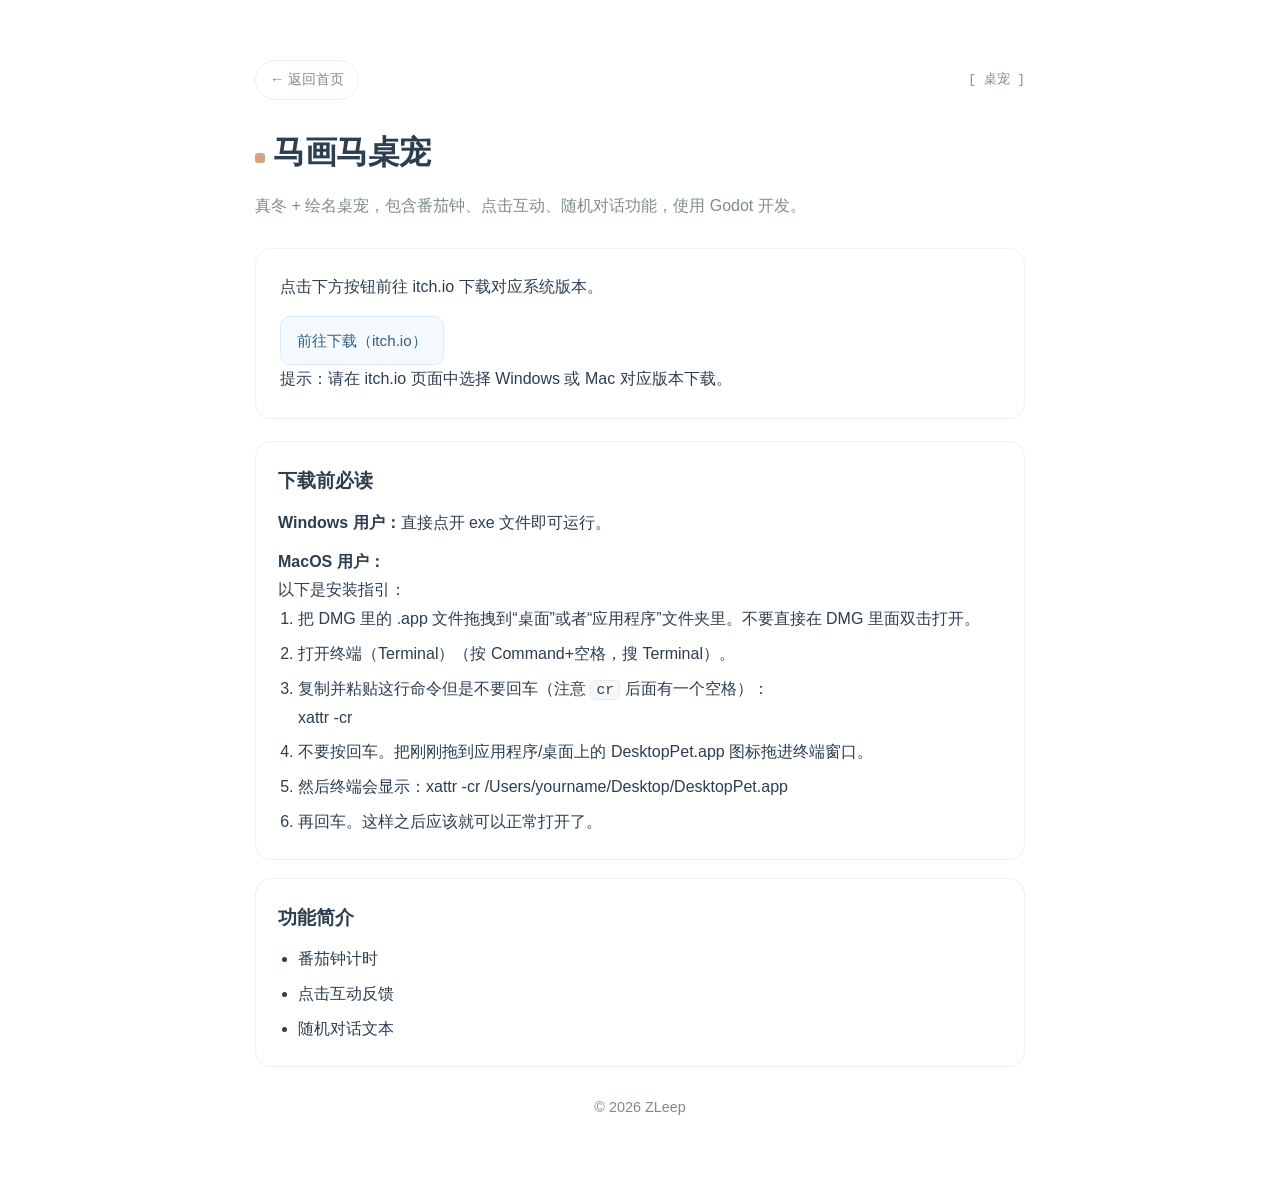
<file: pages/desktopmfen.html>
<!DOCTYPE html>
<html lang="zh-CN">
<head>
    <meta charset="UTF-8">
    <meta name="viewport" content="width=device-width, initial-scale=1.0">
    <title>马画马桌宠 - ZLeep的仓库</title>
    <link rel="stylesheet" href="../assets/project-page.css">
</head>
<body>
    <div class="container">
        <div class="topbar">
            <a class="back-link" href="../index.html">← 返回首页</a>
            <span class="page-type">[ 桌宠 ]</span>
        </div>

        <h1><span class="tag-dot type-mfen"></span>马画马桌宠</h1>
        <p class="subtitle">真冬 + 绘名桌宠，包含番茄钟、点击互动、随机对话功能，使用 Godot 开发。</p>

        <div class="hero">
            <p>点击下方按钮前往 itch.io 下载对应系统版本。</p>
            <div class="actions">
                <a class="btn primary" href="https://zleep0705.itch.io/desktopmfen" target="_blank" rel="noopener noreferrer">前往下载（itch.io）</a>
            </div>
            <p>提示：请在 itch.io 页面中选择 Windows 或 Mac 对应版本下载。</p>
        </div>

        <section>
            <h2>下载前必读</h2>
            <p><strong>Windows 用户：</strong>直接点开 exe 文件即可运行。</p>
            <p style="margin-top: 10px;"><strong>MacOS 用户：</strong></p>
            <p>以下是安装指引：</p>
            <ol>
                <li>把 DMG 里的 .app 文件拖拽到“桌面”或者“应用程序”文件夹里。不要直接在 DMG 里面双击打开。</li>
                <li>打开终端（Terminal）（按 Command+空格，搜 Terminal）。</li>
                <li>复制并粘贴这行命令但是不要回车（注意 <code>cr</code> 后面有一个空格）：<br>xattr -cr </li>
                <li>不要按回车。把刚刚拖到应用程序/桌面上的 DesktopPet.app 图标拖进终端窗口。</li>
                <li>然后终端会显示：xattr -cr /Users/yourname/Desktop/DesktopPet.app</li>
                <li>再回车。这样之后应该就可以正常打开了。</li>
            </ol>
        </section>

        <section>
            <h2>功能简介</h2>
            <ul>
                <li>番茄钟计时</li>
                <li>点击互动反馈</li>
                <li>随机对话文本</li>
            </ul>
        </section>

        <footer>
            <p>© <span id="year"></span> ZLeep</p>
        </footer>
    </div>

    <script src="../assets/project-page.js"></script>
</body>
</html>
</file>
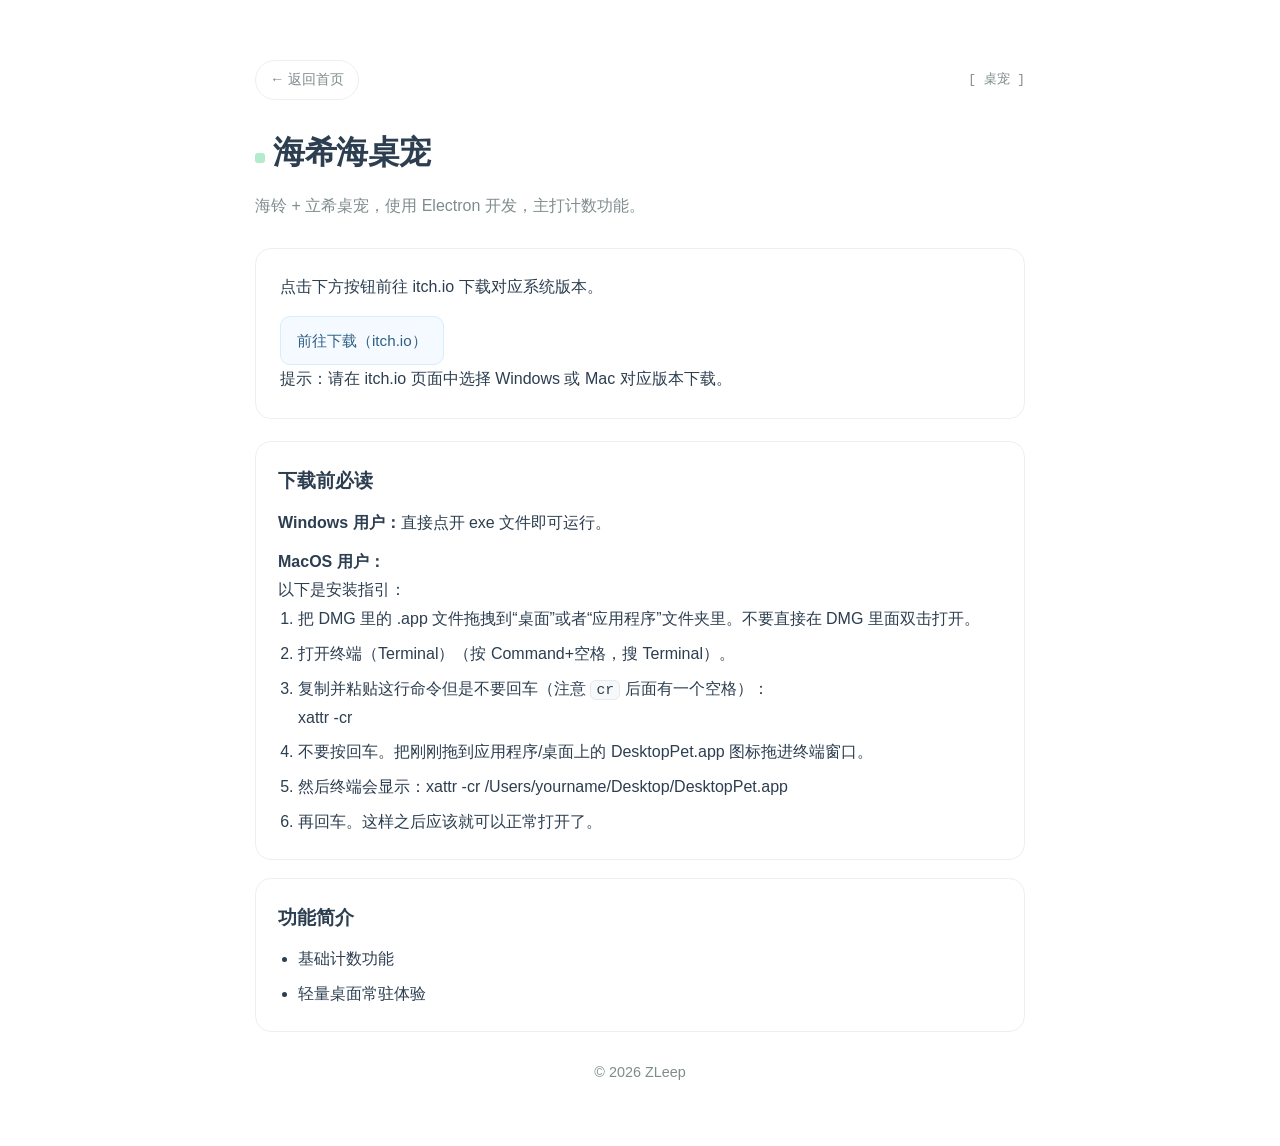
<file: pages/desktopumtk.html>
<!DOCTYPE html>
<html lang="zh-CN">
<head>
    <meta charset="UTF-8">
    <meta name="viewport" content="width=device-width, initial-scale=1.0">
    <title>海希海桌宠 - ZLeep的仓库</title>
    <link rel="stylesheet" href="../assets/project-page.css">
</head>
<body>
    <div class="container">
        <div class="topbar">
            <a class="back-link" href="../index.html">← 返回首页</a>
            <span class="page-type">[ 桌宠 ]</span>
        </div>

        <h1><span class="tag-dot type-umtk"></span>海希海桌宠</h1>
        <p class="subtitle">海铃 + 立希桌宠，使用 Electron 开发，主打计数功能。</p>

        <div class="hero">
            <p>点击下方按钮前往 itch.io 下载对应系统版本。</p>
            <div class="actions">
                <a class="btn primary" href="https://zleep0705.itch.io/desktopumtk" target="_blank" rel="noopener noreferrer">前往下载（itch.io）</a>
            </div>
            <p>提示：请在 itch.io 页面中选择 Windows 或 Mac 对应版本下载。</p>
        </div>

        <section>
            <h2>下载前必读</h2>
            <p><strong>Windows 用户：</strong>直接点开 exe 文件即可运行。</p>
            <p style="margin-top: 10px;"><strong>MacOS 用户：</strong></p>
            <p>以下是安装指引：</p>
            <ol>
                <li>把 DMG 里的 .app 文件拖拽到“桌面”或者“应用程序”文件夹里。不要直接在 DMG 里面双击打开。</li>
                <li>打开终端（Terminal）（按 Command+空格，搜 Terminal）。</li>
                <li>复制并粘贴这行命令但是不要回车（注意 <code>cr</code> 后面有一个空格）：<br>xattr -cr </li>
                <li>不要按回车。把刚刚拖到应用程序/桌面上的 DesktopPet.app 图标拖进终端窗口。</li>
                <li>然后终端会显示：xattr -cr /Users/yourname/Desktop/DesktopPet.app</li>
                <li>再回车。这样之后应该就可以正常打开了。</li>
            </ol>
        </section>

        <section>
            <h2>功能简介</h2>
            <ul>
                <li>基础计数功能</li>
                <li>轻量桌面常驻体验</li>
            </ul>
        </section>

        <footer>
            <p>© <span id="year"></span> ZLeep</p>
        </footer>
    </div>

    <script src="../assets/project-page.js"></script>
</body>
</html>
</file>
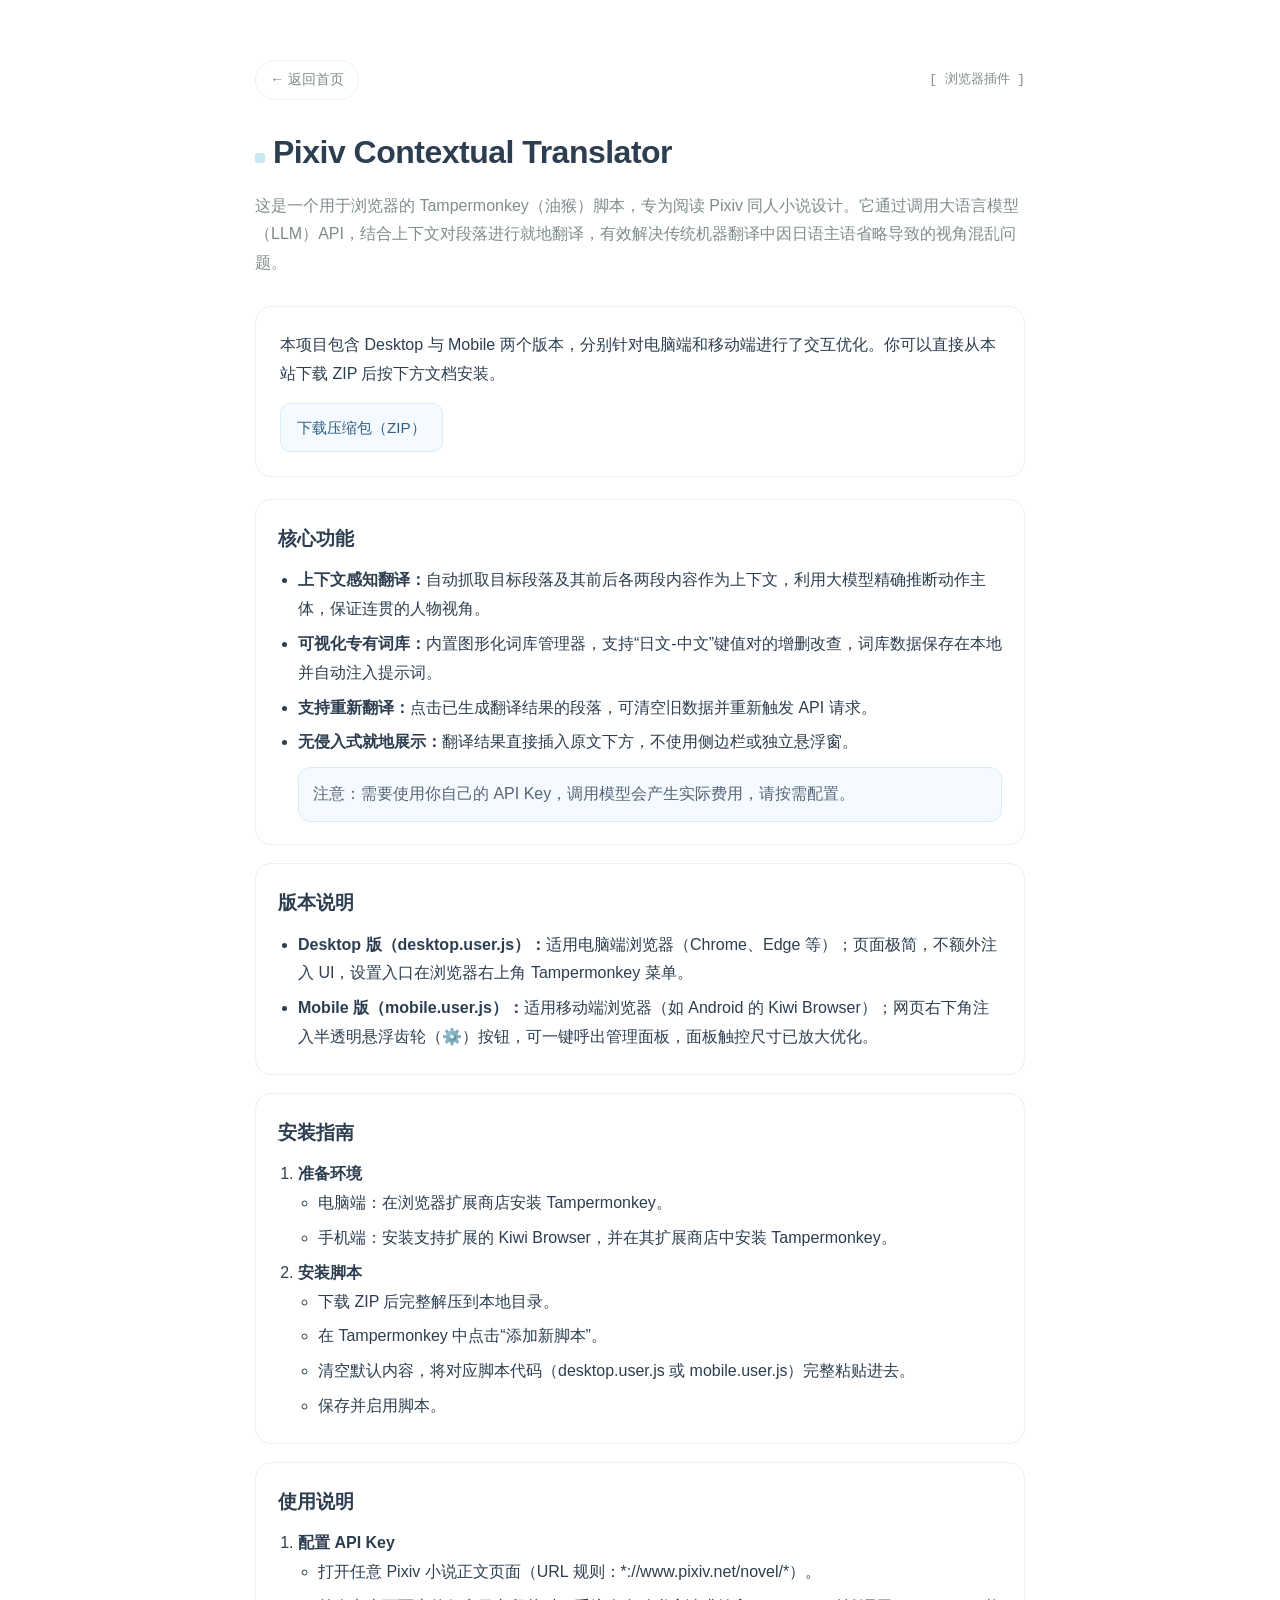
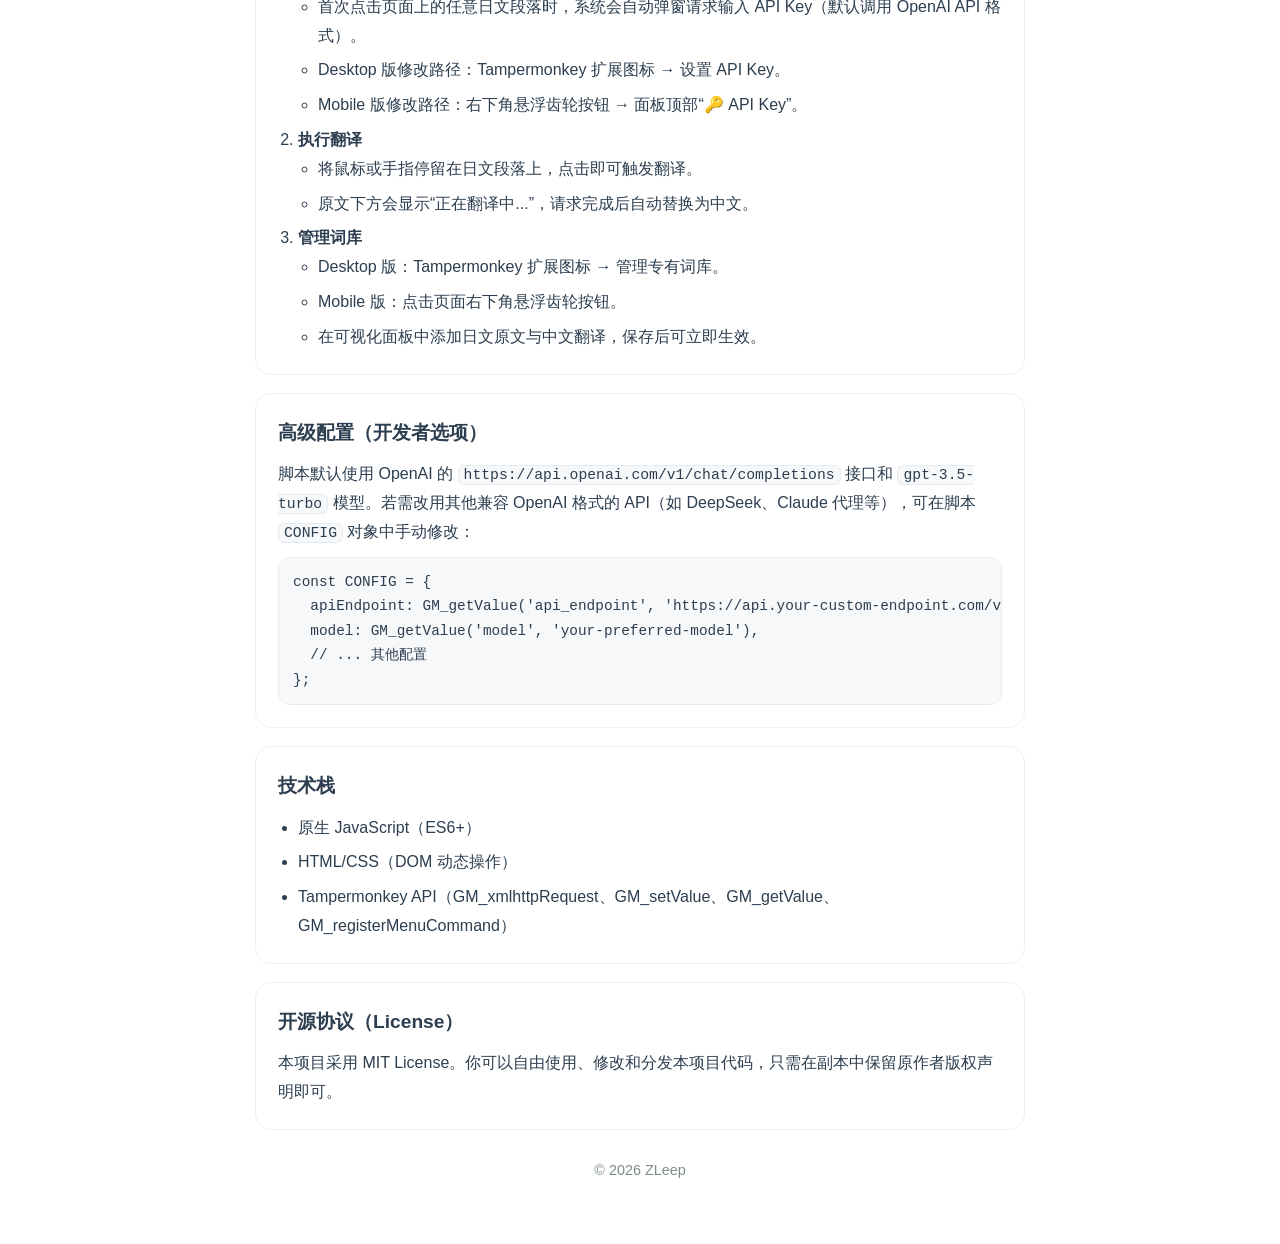
<file: pages/pixiv-translator.html>
<!DOCTYPE html>
<html lang="zh-CN">
<head>
    <meta charset="UTF-8">
    <meta name="viewport" content="width=device-width, initial-scale=1.0">
    <title>Pixiv Contextual Translator - ZLeep的仓库</title>
    <link rel="stylesheet" href="../assets/project-page.css">
</head>
<body>
    <div class="container">
        <div class="topbar">
            <a class="back-link" href="../index.html">← 返回首页</a>
            <span class="page-type">[ 浏览器插件 ]</span>
        </div>

        <h1><span class="tag-dot type-other"></span>Pixiv Contextual Translator</h1>
        <p class="subtitle">这是一个用于浏览器的 Tampermonkey（油猴）脚本，专为阅读 Pixiv 同人小说设计。它通过调用大语言模型（LLM）API，结合上下文对段落进行就地翻译，有效解决传统机器翻译中因日语主语省略导致的视角混乱问题。</p>

        <div class="hero">
            <p>本项目包含 Desktop 与 Mobile 两个版本，分别针对电脑端和移动端进行了交互优化。你可以直接从本站下载 ZIP 后按下方文档安装。</p>
            <div class="actions">
                <a class="btn primary" href="../packages/Pixiv-Contextual-Translator-main.zip" download>下载压缩包（ZIP）</a>
            </div>
        </div>

        <section>
            <h2>核心功能</h2>
            <ul>
                <li><strong>上下文感知翻译：</strong>自动抓取目标段落及其前后各两段内容作为上下文，利用大模型精确推断动作主体，保证连贯的人物视角。</li>
                <li><strong>可视化专有词库：</strong>内置图形化词库管理器，支持“日文-中文”键值对的增删改查，词库数据保存在本地并自动注入提示词。</li>
                <li><strong>支持重新翻译：</strong>点击已生成翻译结果的段落，可清空旧数据并重新触发 API 请求。</li>
                <li><strong>无侵入式就地展示：</strong>翻译结果直接插入原文下方，不使用侧边栏或独立悬浮窗。</li>
                <p class="note">注意：需要使用你自己的 API Key，调用模型会产生实际费用，请按需配置。</p>
            </ul>
        </section>

        <section>
            <h2>版本说明</h2>
            <ul>
                <li><strong>Desktop 版（desktop.user.js）：</strong>适用电脑端浏览器（Chrome、Edge 等）；页面极简，不额外注入 UI，设置入口在浏览器右上角 Tampermonkey 菜单。</li>
                <li><strong>Mobile 版（mobile.user.js）：</strong>适用移动端浏览器（如 Android 的 Kiwi Browser）；网页右下角注入半透明悬浮齿轮（⚙️）按钮，可一键呼出管理面板，面板触控尺寸已放大优化。</li>
            </ul>
        </section>

        <section>
            <h2>安装指南</h2>
            <ol>
                <li>
                    <strong>准备环境</strong>
                    <ul>
                        <li>电脑端：在浏览器扩展商店安装 Tampermonkey。</li>
                        <li>手机端：安装支持扩展的 Kiwi Browser，并在其扩展商店中安装 Tampermonkey。</li>
                    </ul>
                </li>
                <li>
                    <strong>安装脚本</strong>
                    <ul>
                        <li>下载 ZIP 后完整解压到本地目录。</li>
                        <li>在 Tampermonkey 中点击“添加新脚本”。</li>
                        <li>清空默认内容，将对应脚本代码（desktop.user.js 或 mobile.user.js）完整粘贴进去。</li>
                        <li>保存并启用脚本。</li>
                    </ul>
                </li>
            </ol>
        </section>

        <section>
            <h2>使用说明</h2>
            <ol>
                <li>
                    <strong>配置 API Key</strong>
                    <ul>
                        <li>打开任意 Pixiv 小说正文页面（URL 规则：*://www.pixiv.net/novel/*）。</li>
                        <li>首次点击页面上的任意日文段落时，系统会自动弹窗请求输入 API Key（默认调用 OpenAI API 格式）。</li>
                        <li>Desktop 版修改路径：Tampermonkey 扩展图标 → 设置 API Key。</li>
                        <li>Mobile 版修改路径：右下角悬浮齿轮按钮 → 面板顶部“🔑 API Key”。</li>
                    </ul>
                </li>
                <li>
                    <strong>执行翻译</strong>
                    <ul>
                        <li>将鼠标或手指停留在日文段落上，点击即可触发翻译。</li>
                        <li>原文下方会显示“正在翻译中...”，请求完成后自动替换为中文。</li>
                    </ul>
                </li>
                <li>
                    <strong>管理词库</strong>
                    <ul>
                        <li>Desktop 版：Tampermonkey 扩展图标 → 管理专有词库。</li>
                        <li>Mobile 版：点击页面右下角悬浮齿轮按钮。</li>
                        <li>在可视化面板中添加日文原文与中文翻译，保存后可立即生效。</li>
                    </ul>
                </li>
            </ol>
        </section>

        <section>
            <h2>高级配置（开发者选项）</h2>
            <p>脚本默认使用 OpenAI 的 <code>https://api.openai.com/v1/chat/completions</code> 接口和 <code>gpt-3.5-turbo</code> 模型。若需改用其他兼容 OpenAI 格式的 API（如 DeepSeek、Claude 代理等），可在脚本 <code>CONFIG</code> 对象中手动修改：</p>
            <pre><code>const CONFIG = {
  apiEndpoint: GM_getValue('api_endpoint', 'https://api.your-custom-endpoint.com/v1/chat/completions'),
  model: GM_getValue('model', 'your-preferred-model'),
  // ... 其他配置
};</code></pre>
        </section>

        <section>
            <h2>技术栈</h2>
            <ul>
                <li>原生 JavaScript（ES6+）</li>
                <li>HTML/CSS（DOM 动态操作）</li>
                <li>Tampermonkey API（GM_xmlhttpRequest、GM_setValue、GM_getValue、GM_registerMenuCommand）</li>
            </ul>
        </section>

        <section>
            <h2>开源协议（License）</h2>
            <p>本项目采用 MIT License。你可以自由使用、修改和分发本项目代码，只需在副本中保留原作者版权声明即可。</p>
            
        </section>

        <footer>
            <p>© <span id="year"></span> ZLeep</p>
        </footer>
    </div>

    <script src="../assets/project-page.js"></script>
</body>
</html>
</file>
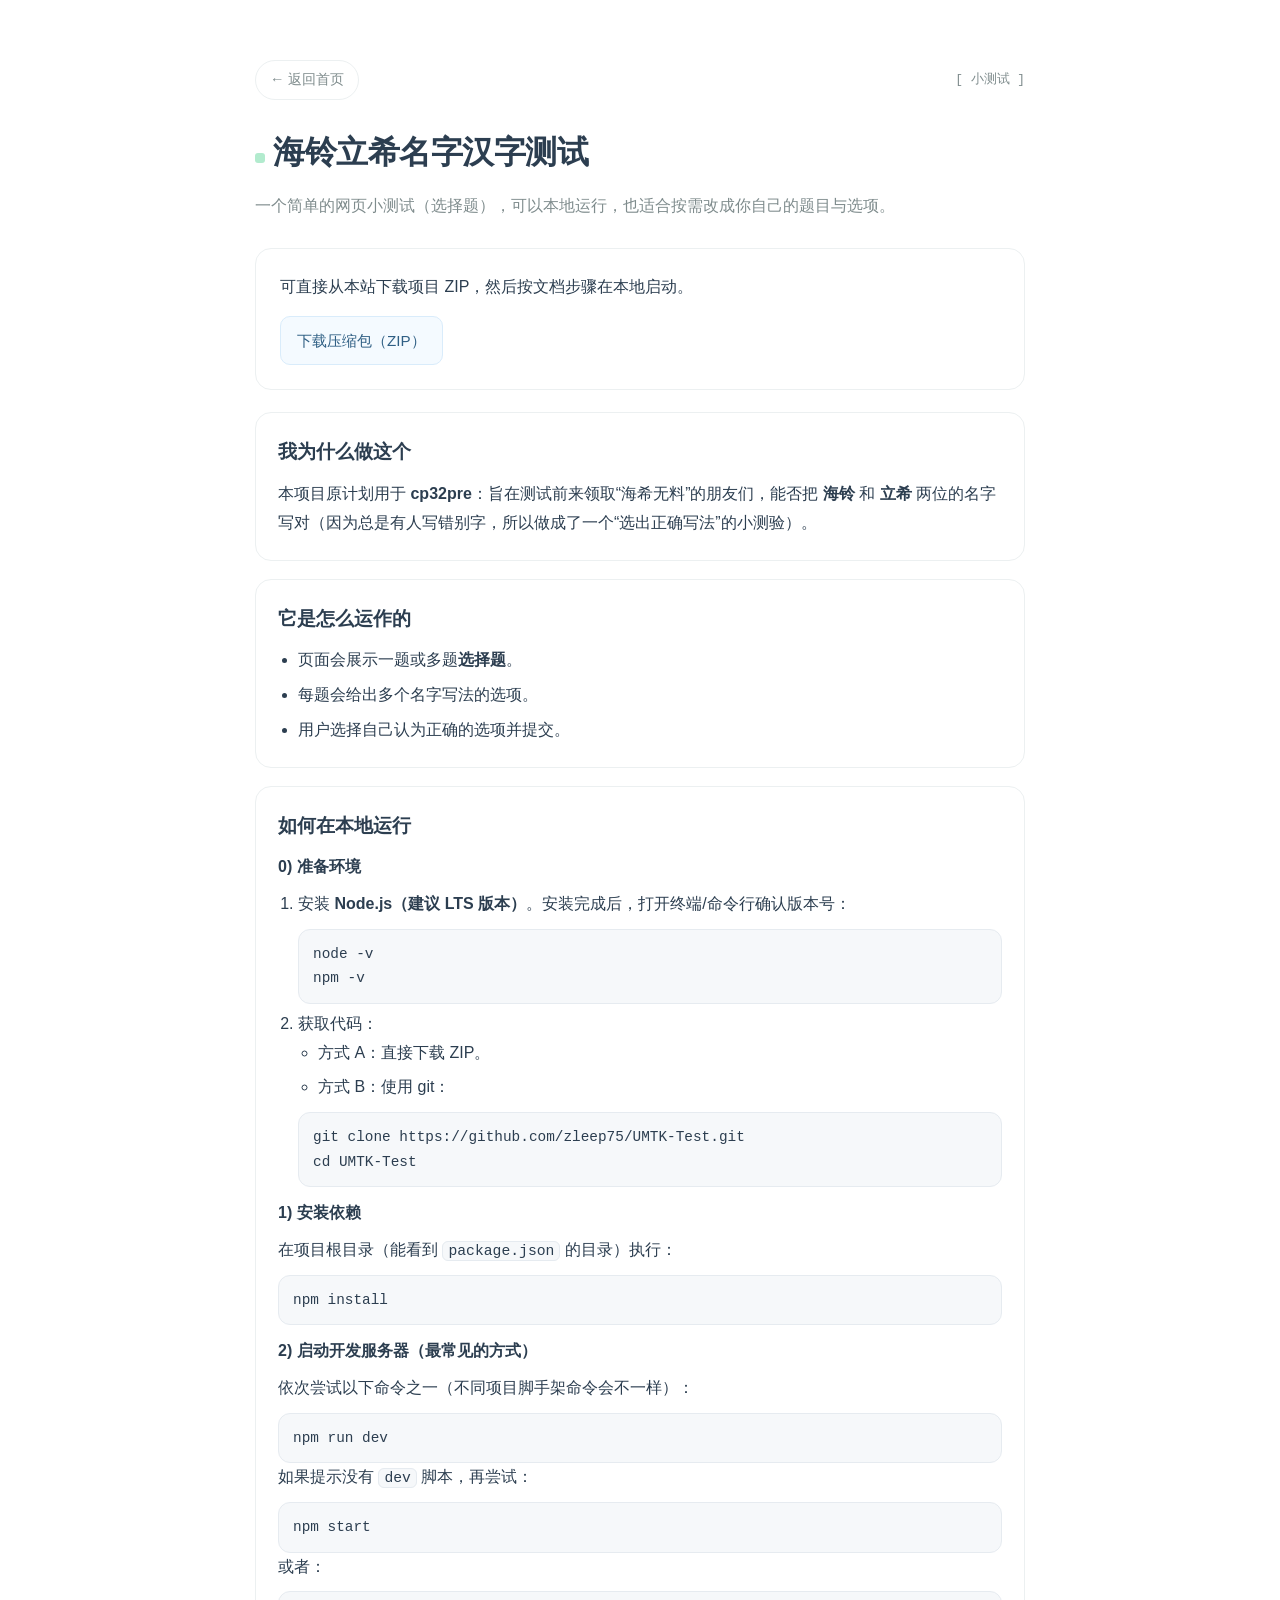
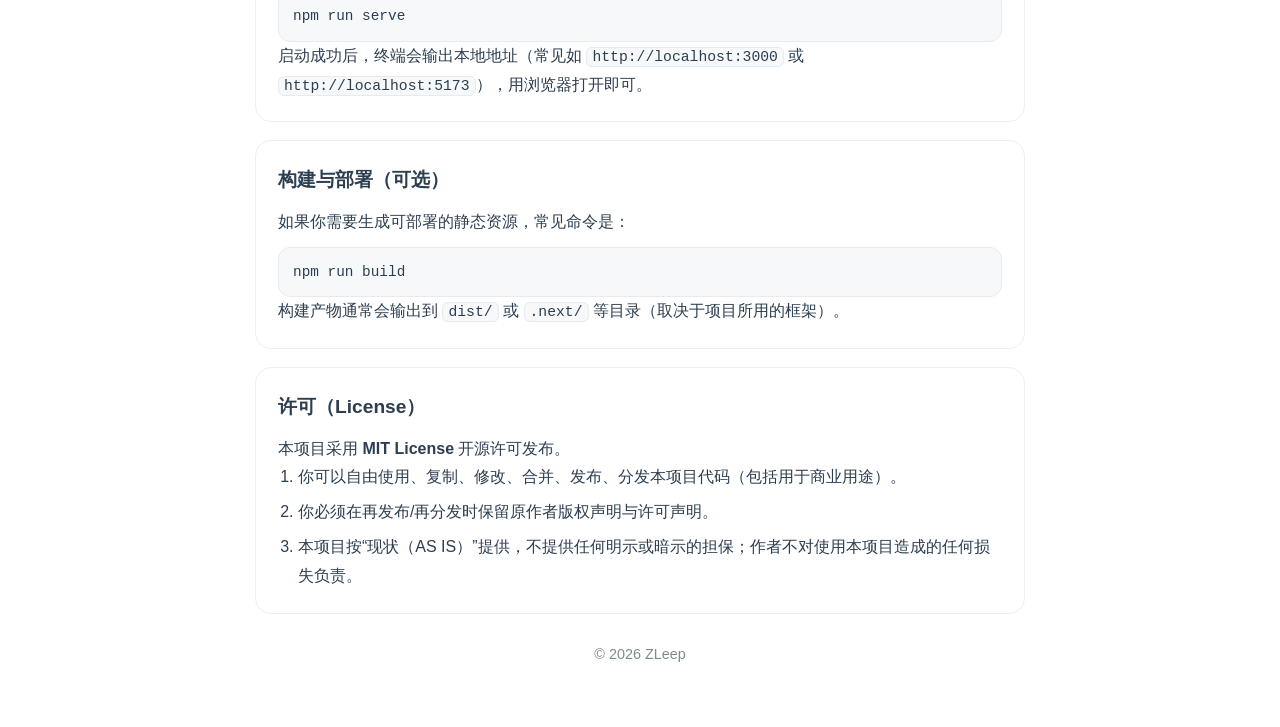
<file: pages/umtk-test.html>
<!DOCTYPE html>
<html lang="zh-CN">
<head>
    <meta charset="UTF-8">
    <meta name="viewport" content="width=device-width, initial-scale=1.0">
    <title>海铃立希名字汉字测试 - ZLeep的仓库</title>
    <link rel="stylesheet" href="../assets/project-page.css">
</head>
<body>
    <div class="container">
        <div class="topbar">
            <a class="back-link" href="../index.html">← 返回首页</a>
            <span class="page-type">[ 小测试 ]</span>
        </div>

        <h1><span class="tag-dot type-umtk"></span>海铃立希名字汉字测试</h1>
        <p class="subtitle">一个简单的网页小测试（选择题），可以本地运行，也适合按需改成你自己的题目与选项。</p>

        <div class="hero">
            <p>可直接从本站下载项目 ZIP，然后按文档步骤在本地启动。</p>
            <div class="actions">
                <a class="btn primary" href="../packages/UMTK-Test-main.zip" download>下载压缩包（ZIP）</a>
            </div>
        </div>

        <section>
            <h2>我为什么做这个</h2>
            <p>本项目原计划用于 <strong>cp32pre</strong>：旨在测试前来领取“海希无料”的朋友们，能否把 <strong>海铃</strong> 和 <strong>立希</strong> 两位的名字写对（因为总是有人写错别字，所以做成了一个“选出正确写法”的小测验）。</p>
        </section>

        <section>
            <h2>它是怎么运作的</h2>
            <ul>
                <li>页面会展示一题或多题<strong>选择题</strong>。</li>
                <li>每题会给出多个名字写法的选项。</li>
                <li>用户选择自己认为正确的选项并提交。</li>
            </ul>
        </section>

        <section>
            <h2>如何在本地运行</h2>
            <h3 style="font-size:1rem; margin-bottom:8px;">0) 准备环境</h3>
            <ol>
                <li>
                    安装 <strong>Node.js（建议 LTS 版本）</strong>。安装完成后，打开终端/命令行确认版本号：
                    <pre><code>node -v
npm -v</code></pre>
                </li>
                <li>
                    获取代码：
                    <ul>
                        <li>方式 A：直接下载 ZIP。</li>
                        <li>方式 B：使用 git：</li>
                    </ul>
                    <pre><code>git clone https://github.com/zleep75/UMTK-Test.git
cd UMTK-Test</code></pre>
                </li>
            </ol>

            <h3 style="font-size:1rem; margin:12px 0 8px;">1) 安装依赖</h3>
            <p>在项目根目录（能看到 <code>package.json</code> 的目录）执行：</p>
            <pre><code>npm install</code></pre>

            <h3 style="font-size:1rem; margin:12px 0 8px;">2) 启动开发服务器（最常见的方式）</h3>
            <p>依次尝试以下命令之一（不同项目脚手架命令会不一样）：</p>
            <pre><code>npm run dev</code></pre>
            <p>如果提示没有 <code>dev</code> 脚本，再尝试：</p>
            <pre><code>npm start</code></pre>
            <p>或者：</p>
            <pre><code>npm run serve</code></pre>
            <p>启动成功后，终端会输出本地地址（常见如 <code>http://localhost:3000</code> 或 <code>http://localhost:5173</code>），用浏览器打开即可。</p>
        </section>

        <section>
            <h2>构建与部署（可选）</h2>
            <p>如果你需要生成可部署的静态资源，常见命令是：</p>
            <pre><code>npm run build</code></pre>
            <p>构建产物通常会输出到 <code>dist/</code> 或 <code>.next/</code> 等目录（取决于项目所用的框架）。</p>
        </section>

        <section>
            <h2>许可（License）</h2>
            <p>本项目采用 <strong>MIT License</strong> 开源许可发布。</p>
            <ol>
                <li>你可以自由使用、复制、修改、合并、发布、分发本项目代码（包括用于商业用途）。</li>
                <li>你必须在再发布/再分发时保留原作者版权声明与许可声明。</li>
                <li>本项目按“现状（AS IS）”提供，不提供任何明示或暗示的担保；作者不对使用本项目造成的任何损失负责。</li>
            </ol>
        </section>

        <footer>
            <p>© <span id="year"></span> ZLeep</p>
        </footer>
    </div>

    <script src="../assets/project-page.js"></script>
</body>
</html>
</file>
<file: menu-studio/styles.css>
:root{color-scheme:light;--ink:#092d3a;--ink-2:#164b59;--mint:#60d6c2;--orange:#ff7847;--paper:#f4f7f6;--line:#d7e1df;--muted:#607578;--white:#fff;--shadow:0 18px 50px rgba(9,45,58,.12)}
*{box-sizing:border-box}
html{scroll-behavior:smooth}
body{margin:0;background:var(--paper);color:var(--ink);font-family:Inter,-apple-system,BlinkMacSystemFont,"Segoe UI","PingFang SC","Microsoft YaHei",sans-serif}
button,input,textarea{font:inherit}
button{color:inherit}
.app-header{position:sticky;top:0;z-index:20;height:72px;display:flex;align-items:center;gap:24px;padding:0 28px;background:var(--ink);color:#fff;border-bottom:1px solid rgba(255,255,255,.12)}
.brand{display:flex;align-items:center;gap:12px;color:#fff;text-decoration:none}
.brand-mark{display:grid;place-items:center;width:38px;height:38px;border-radius:11px;background:var(--orange);font-size:18px;font-weight:950;transform:rotate(-3deg)}
.brand strong,.brand small{display:block}.brand strong{font-size:15px;letter-spacing:.02em}.brand small{margin-top:3px;color:var(--mint);font-size:9px;font-weight:850;letter-spacing:.18em}
.save-state{margin-left:auto;display:flex;align-items:center;gap:8px;color:#bfd0d1;font-size:12px}.save-state i,.preview-toolbar i{width:7px;height:7px;border-radius:50%;background:var(--mint);box-shadow:0 0 0 4px rgba(96,214,194,.12)}
.header-actions{display:flex;gap:8px}
.button{display:inline-flex;align-items:center;justify-content:center;min-height:40px;padding:0 16px;border:1px solid var(--line);border-radius:12px;background:#fff;cursor:pointer;font-weight:800;font-size:13px}.button:hover{transform:translateY(-1px)}.button-ghost{border-color:rgba(255,255,255,.2);background:transparent;color:#fff}.button-accent{border-color:var(--orange);background:var(--orange);color:#fff}.button-small{min-height:34px;padding:0 12px}
.workspace{display:grid;grid-template-columns:minmax(460px,42%) minmax(0,58%);min-height:calc(100vh - 72px)}
.editor-pane{padding:44px clamp(24px,4vw,64px) 80px;background:#fff;border-right:1px solid var(--line)}
.editor-intro{max-width:620px;margin-bottom:42px}.eyebrow{margin:0 0 10px;color:#168b7d;font-size:11px;font-weight:900;letter-spacing:.18em}.editor-intro h1{margin:0;font-size:clamp(34px,4vw,58px);line-height:1.04;letter-spacing:-.055em}.editor-intro>p:last-child{max-width:38em;margin:18px 0 0;color:var(--muted);line-height:1.7}
.editor-section{border-top:1px solid var(--line)}.editor-section:last-child{border-bottom:1px solid var(--line)}.editor-section summary{display:flex;align-items:center;justify-content:space-between;padding:22px 0;cursor:pointer;list-style:none;font-size:18px;font-weight:900}.editor-section summary::-webkit-details-marker{display:none}.editor-section summary span{display:flex;align-items:center;gap:12px}.editor-section summary b{color:#168b7d;font-size:11px;letter-spacing:.08em}.editor-section summary i{font-style:normal;transition:transform .2s}.editor-section[open] summary i{transform:rotate(180deg)}
.fields{padding:2px 0 26px}.two-columns{display:grid;grid-template-columns:1fr 1fr;gap:14px}.field{display:grid;gap:7px;color:#405a5e;font-size:12px;font-weight:800}.field-wide{grid-column:1/-1}.field input:not([type=file]):not([type=range]),.field textarea,.category-name,.category-description{width:100%;border:1px solid var(--line);border-radius:10px;background:#fafdfe;color:var(--ink);outline:none;padding:11px 12px}.field textarea{resize:vertical}.field input:focus,.field textarea:focus,.category-name:focus,.category-description:focus{border-color:#21a894;box-shadow:0 0 0 3px rgba(33,168,148,.12)}.field input[type=range]{width:100%;accent-color:#168b7d}
.file-control{display:flex;align-items:center;min-height:42px;border:1px dashed #aac2c0;border-radius:10px;background:#f7fbfa;overflow:hidden}.file-control input{position:absolute;opacity:0;pointer-events:none}.file-control b{align-self:stretch;display:grid;place-items:center;padding:0 14px;background:#e2f4f0;color:#126b60}.file-control em{min-width:0;padding:0 12px;color:#718487;font-style:normal;font-weight:600;white-space:nowrap;overflow:hidden;text-overflow:ellipsis}
.section-toolbar{display:flex;align-items:center;justify-content:space-between;gap:18px;padding-bottom:18px}.section-toolbar p{margin:0;color:var(--muted);font-size:12px;line-height:1.5}
.category-editor{display:grid;gap:14px;padding-bottom:26px}.category-block{padding:15px;border:1px solid var(--line);border-radius:15px;background:#f8fbfa}.category-title-row,.item-heading{display:flex;align-items:center;gap:8px}.drag-handle{color:#8ca19f;font-size:20px}.category-name{flex:1;background:#fff;font-size:15px;font-weight:900}.category-description{margin:9px 0 12px;background:#fff}.mini-actions{display:flex;gap:4px}.mini-actions button{width:31px;height:31px;border:1px solid var(--line);border-radius:8px;background:#fff;cursor:pointer;font-weight:900}.mini-actions button:hover{border-color:#168b7d;color:#168b7d}
.item-list{display:grid;gap:10px}.item-block{padding:13px;border:1px solid #dfe7e6;border-radius:12px;background:#fff}.item-heading{justify-content:space-between;margin-bottom:12px}.item-heading strong{font-size:12px}.compact{gap:10px}.compact.fields{padding:0}.add-item{width:100%;margin-top:10px;padding:10px;border:1px dashed #9bbab6;border-radius:10px;background:transparent;color:#167b70;cursor:pointer;font-weight:850}.add-item:hover{background:#eaf7f4}
.color-grid{display:grid;grid-template-columns:repeat(5,1fr);gap:10px;padding:0 0 15px}.color-grid label{display:grid;gap:7px;color:#52696c;font-size:11px;font-weight:800}.color-grid input{width:100%;height:42px;padding:4px;border:1px solid var(--line);border-radius:10px;background:#fff;cursor:pointer}.palette-row{display:flex;flex-wrap:wrap;gap:8px;padding-bottom:26px}.palette-row button{display:flex;align-items:center;gap:7px;padding:8px 11px;border:1px solid var(--line);border-radius:999px;background:#fff;cursor:pointer;font-size:12px;font-weight:800}.palette-row i{width:14px;height:14px;border-radius:50%;background:var(--swatch)}
.export-grid{display:grid;grid-template-columns:1fr 1fr;gap:10px}.export-card{position:relative;display:grid;gap:5px;text-align:left;padding:16px 42px 16px 16px;border:1px solid var(--line);border-radius:13px;background:#fff;cursor:pointer}.export-card:hover{border-color:#168b7d;box-shadow:0 8px 22px rgba(9,45,58,.08)}.export-card>span{position:absolute;right:14px;top:14px;color:#168b7d;font-weight:900}.export-card strong{font-size:13px}.export-card small{color:var(--muted);line-height:1.4}.import-button{margin:12px 0 28px}.import-button input{display:none}
.preview-pane{position:sticky;top:72px;height:calc(100vh - 72px);min-width:0;background:#dce5e5}.preview-toolbar{height:52px;display:flex;align-items:center;justify-content:space-between;padding:0 20px;background:#e8eeee;border-bottom:1px solid #cbd8d7}.preview-toolbar>div:first-child{display:flex;align-items:center;gap:9px;font-size:12px;font-weight:850}.preview-size{display:flex;padding:3px;border-radius:9px;background:#d6e0df}.preview-size button{padding:6px 10px;border:0;border-radius:7px;background:transparent;cursor:pointer;font-size:11px;font-weight:800}.preview-size button.active{background:#fff;box-shadow:0 2px 7px rgba(9,45,58,.09)}
.preview-stage{height:calc(100% - 52px);overflow:auto;padding:24px}.preview-frame{min-height:100%;margin:0 auto;background:#fff;box-shadow:var(--shadow);transform-origin:top center;transition:max-width .2s}.preview-frame.mobile{max-width:390px}.preview-frame .menu-document{min-height:100%}.preview-frame .menu-inner{max-width:100%}.preview-frame .category-nav{top:0}.preview-frame.mobile .menu-grid{grid-template-columns:repeat(2,minmax(0,1fr))}.preview-frame.mobile .stall-header{grid-template-columns:1fr}.preview-frame.mobile .stall-summary-panel{grid-template-columns:minmax(0,1fr) 82px;padding:18px}.preview-frame.mobile .stall-qr{width:82px}
.mobile-tabs{display:none}.toast{position:fixed;z-index:50;left:50%;bottom:28px;transform:translate(-50%,16px);padding:11px 16px;border-radius:999px;background:var(--ink);color:#fff;opacity:0;pointer-events:none;transition:.2s;font-size:13px;font-weight:750;box-shadow:var(--shadow)}.toast.show{opacity:1;transform:translate(-50%,0)}.toast.error{background:#9a3412}.undo-bar{position:fixed;z-index:45;right:24px;bottom:24px;align-items:center;gap:18px;padding:12px 14px 12px 18px;border-radius:13px;background:var(--ink);color:#fff;box-shadow:var(--shadow);font-size:13px}.undo-bar:not([hidden]){display:flex}.undo-bar button{border:0;background:transparent;color:var(--mint);cursor:pointer;font-weight:900}
@media(max-width:900px){.app-header{height:64px;padding:0 16px}.save-state{display:none}.header-actions .button-ghost{display:none}.button-accent{padding:0 12px}.workspace{display:block;min-height:calc(100vh - 110px)}.mobile-tabs{position:sticky;top:64px;z-index:19;display:grid;grid-template-columns:1fr 1fr;padding:6px;background:#fff;border-bottom:1px solid var(--line)}.mobile-tabs button{padding:9px;border:0;border-radius:9px;background:transparent;font-weight:850}.mobile-tabs button.active{background:var(--ink);color:#fff}.editor-pane{padding:30px 18px 70px;border:0}.preview-pane{position:static;height:auto;min-height:calc(100vh - 110px)}.preview-pane[hidden],.editor-pane[hidden]{display:none}.preview-stage{height:auto;min-height:calc(100vh - 162px);padding:12px}.preview-frame{min-height:calc(100vh - 190px)}.preview-size{display:none}}
@media(max-width:520px){.brand strong{font-size:13px}.brand small{display:none}.header-actions .button-accent{font-size:11px}.editor-intro h1{font-size:36px}.two-columns,.export-grid{grid-template-columns:1fr}.field-wide{grid-column:auto}.color-grid{grid-template-columns:repeat(3,1fr)}.section-toolbar{align-items:flex-start;flex-direction:column}.category-title-row{align-items:flex-start}.category-title-row .drag-handle{display:none}.category-title-row{flex-wrap:wrap}.category-title-row .category-name{width:calc(100% - 110px)}.category-title-row .mini-actions{margin-left:auto}.undo-bar{left:12px;right:12px;bottom:12px;justify-content:space-between}}
@media print{.app-header,.mobile-tabs,.editor-pane,.preview-toolbar,.toast,.undo-bar{display:none!important}.workspace{display:block}.preview-pane{position:static;height:auto}.preview-stage{padding:0;overflow:visible}.preview-frame{box-shadow:none}.preview-frame .menu-document{padding:0}}
</file>
<file: assets/project-page.css>
:root {
    --bg-color: #ffffff;
    --text-main: #2c3e50;
    --text-muted: #7f8c8d;
    --accent-color: #3498db;
    --accent-soft: #f4faff;
    --border-color: #ecf0f1;
    --tag-mfen: #d6a37c;
    --tag-umtk: #b2ebce;
    --tag-other: #c9e7f2;
}

* {
    margin: 0;
    padding: 0;
    box-sizing: border-box;
}

body {
    font-family: -apple-system, BlinkMacSystemFont, "Helvetica Neue", "PingFang SC", "Microsoft YaHei", sans-serif;
    background-color: var(--bg-color);
    color: var(--text-main);
    line-height: 1.8;
    -webkit-font-smoothing: antialiased;
}

.container {
    max-width: 820px;
    margin: 0 auto;
    padding: 60px 25px;
}

.topbar {
    display: flex;
    justify-content: space-between;
    align-items: center;
    margin-bottom: 24px;
}

.back-link {
    text-decoration: none;
    color: var(--text-muted);
    border: 1px solid var(--border-color);
    border-radius: 999px;
    padding: 6px 14px;
    font-size: 0.9rem;
    transition: all 0.2s ease;
}

.back-link:hover {
    color: var(--accent-color);
    background: var(--accent-soft);
    border-color: #d9ecfb;
}

.page-type {
    font-size: 0.8rem;
    color: var(--text-muted);
    font-family: monospace;
}

h1 {
    font-size: 2rem;
    letter-spacing: -0.5px;
    margin-bottom: 10px;
}

.subtitle {
    color: var(--text-muted);
    margin-bottom: 28px;
}

.hero {
    border: 1px solid var(--border-color);
    border-radius: 16px;
    padding: 24px;
    margin-bottom: 22px;
}

.tag-dot {
    width: 10px;
    height: 10px;
    border-radius: 3px;
    display: inline-block;
    margin-right: 8px;
}

.type-mfen { background-color: var(--tag-mfen); }
.type-umtk { background-color: var(--tag-umtk); }
.type-other { background-color: var(--tag-other); }

.actions {
    display: flex;
    flex-wrap: wrap;
    gap: 10px;
    margin-top: 14px;
}

.btn {
    text-decoration: none;
    padding: 10px 16px;
    border-radius: 10px;
    border: 1px solid #d9ecfb;
    color: #2f5f84;
    background: var(--accent-soft);
    transition: all 0.2s ease;
    font-size: 0.95rem;
}

.btn.primary {
    background: var(--accent-soft);
    color: #2f5f84;
    border-color: #d9ecfb;
}

.btn:hover {
    transform: translateY(-1px);
    background: #eaf5ff;
    box-shadow: 0 6px 14px rgba(52, 152, 219, 0.1);
}

section {
    border: 1px solid var(--border-color);
    border-radius: 16px;
    padding: 22px;
    margin-bottom: 18px;
}

h2 {
    font-size: 1.2rem;
    margin-bottom: 10px;
}

ul,
ol {
    padding-left: 20px;
}

li + li {
    margin-top: 6px;
}

code {
    font-family: ui-monospace, SFMono-Regular, Menlo, Monaco, Consolas, "Liberation Mono", "Courier New", monospace;
    font-size: 0.92em;
    background: #f6f8fa;
    border: 1px solid #e6ebf0;
    border-radius: 6px;
    padding: 1px 5px;
}

pre {
    margin-top: 10px;
    background: #f6f8fa;
    border: 1px solid #e6ebf0;
    border-radius: 12px;
    padding: 12px 14px;
    overflow-x: auto;
}

pre code {
    background: transparent;
    border: 0;
    border-radius: 0;
    padding: 0;
    font-size: 0.9rem;
    line-height: 1.7;
}

.note {
    background: var(--accent-soft);
    border: 1px solid #d9ecfb;
    border-radius: 12px;
    padding: 12px 14px;
    margin-top: 10px;
    color: #567;
}

footer {
    margin-top: 28px;
    color: var(--text-muted);
    font-size: 0.9rem;
    text-align: center;
}

@media (max-width: 600px) {
    .container {
        padding: 34px 18px;
    }

    h1 {
        font-size: 1.6rem;
    }
}
</file>
